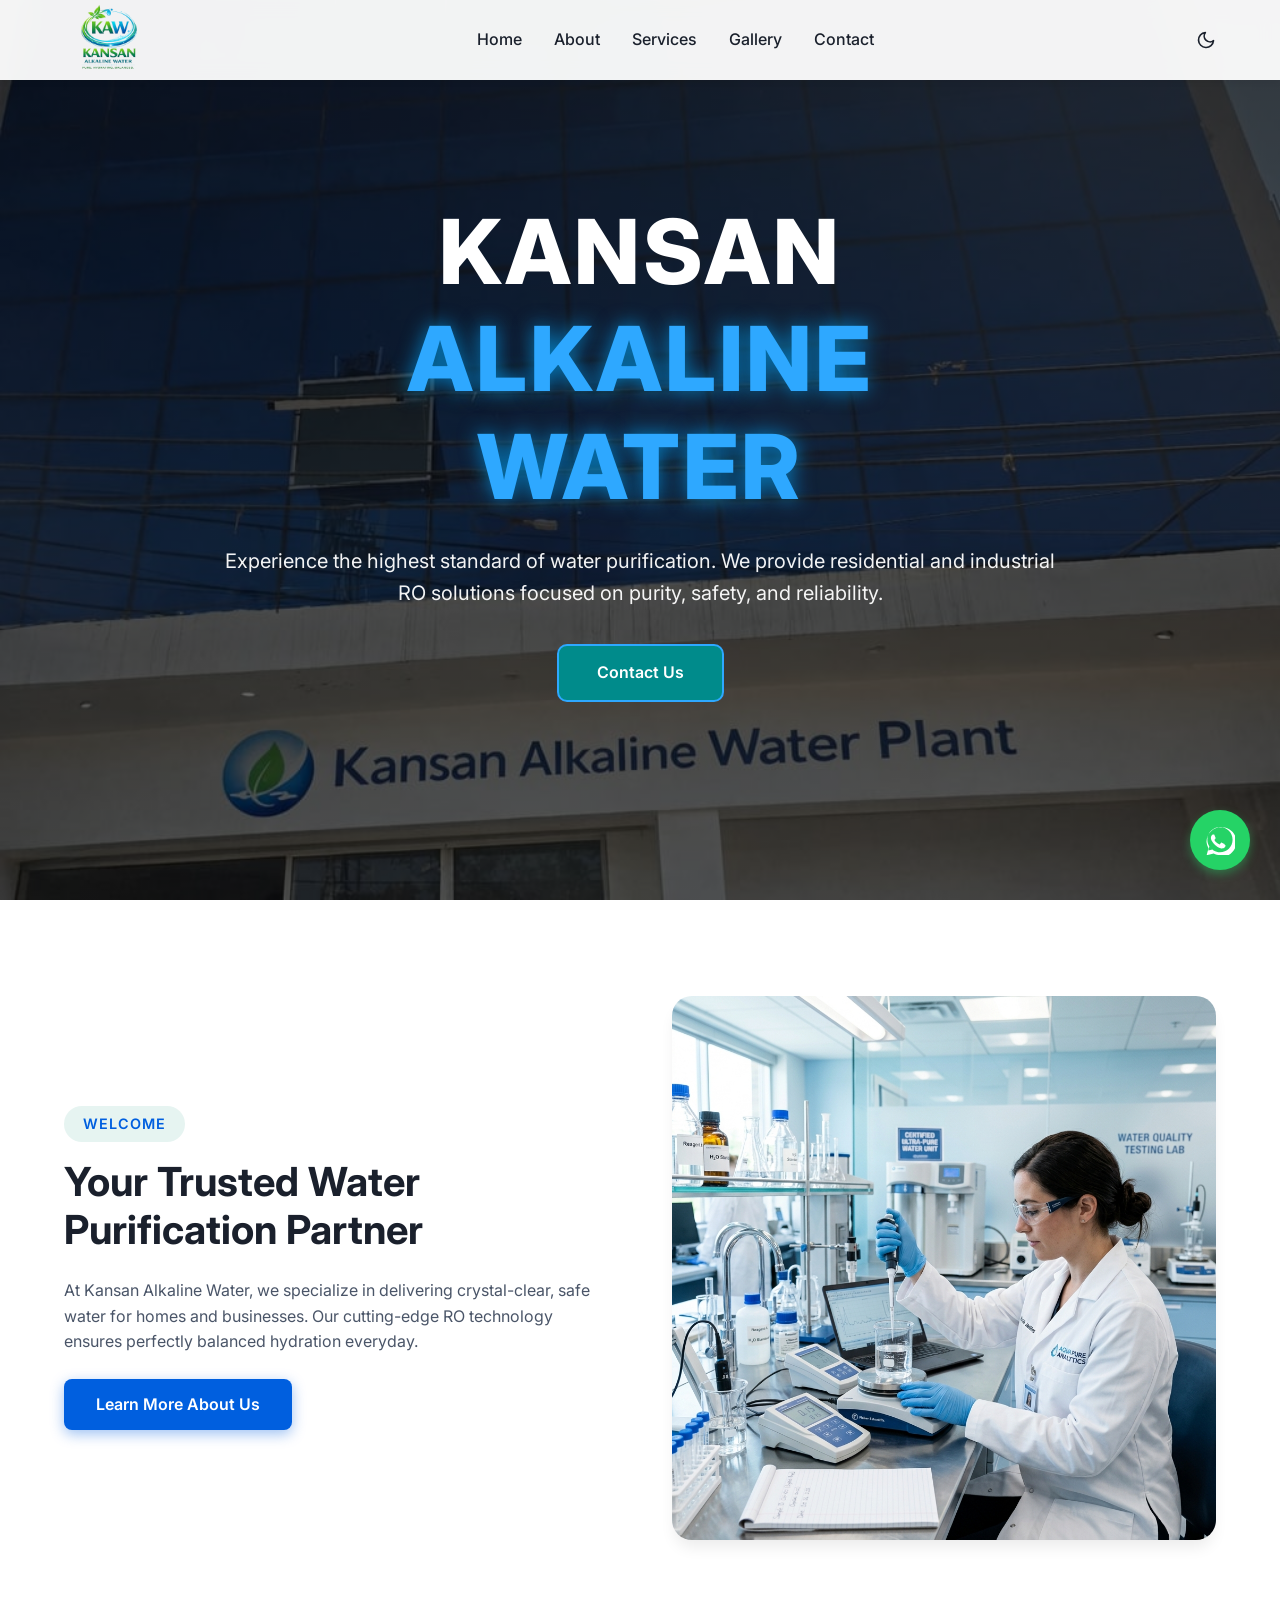
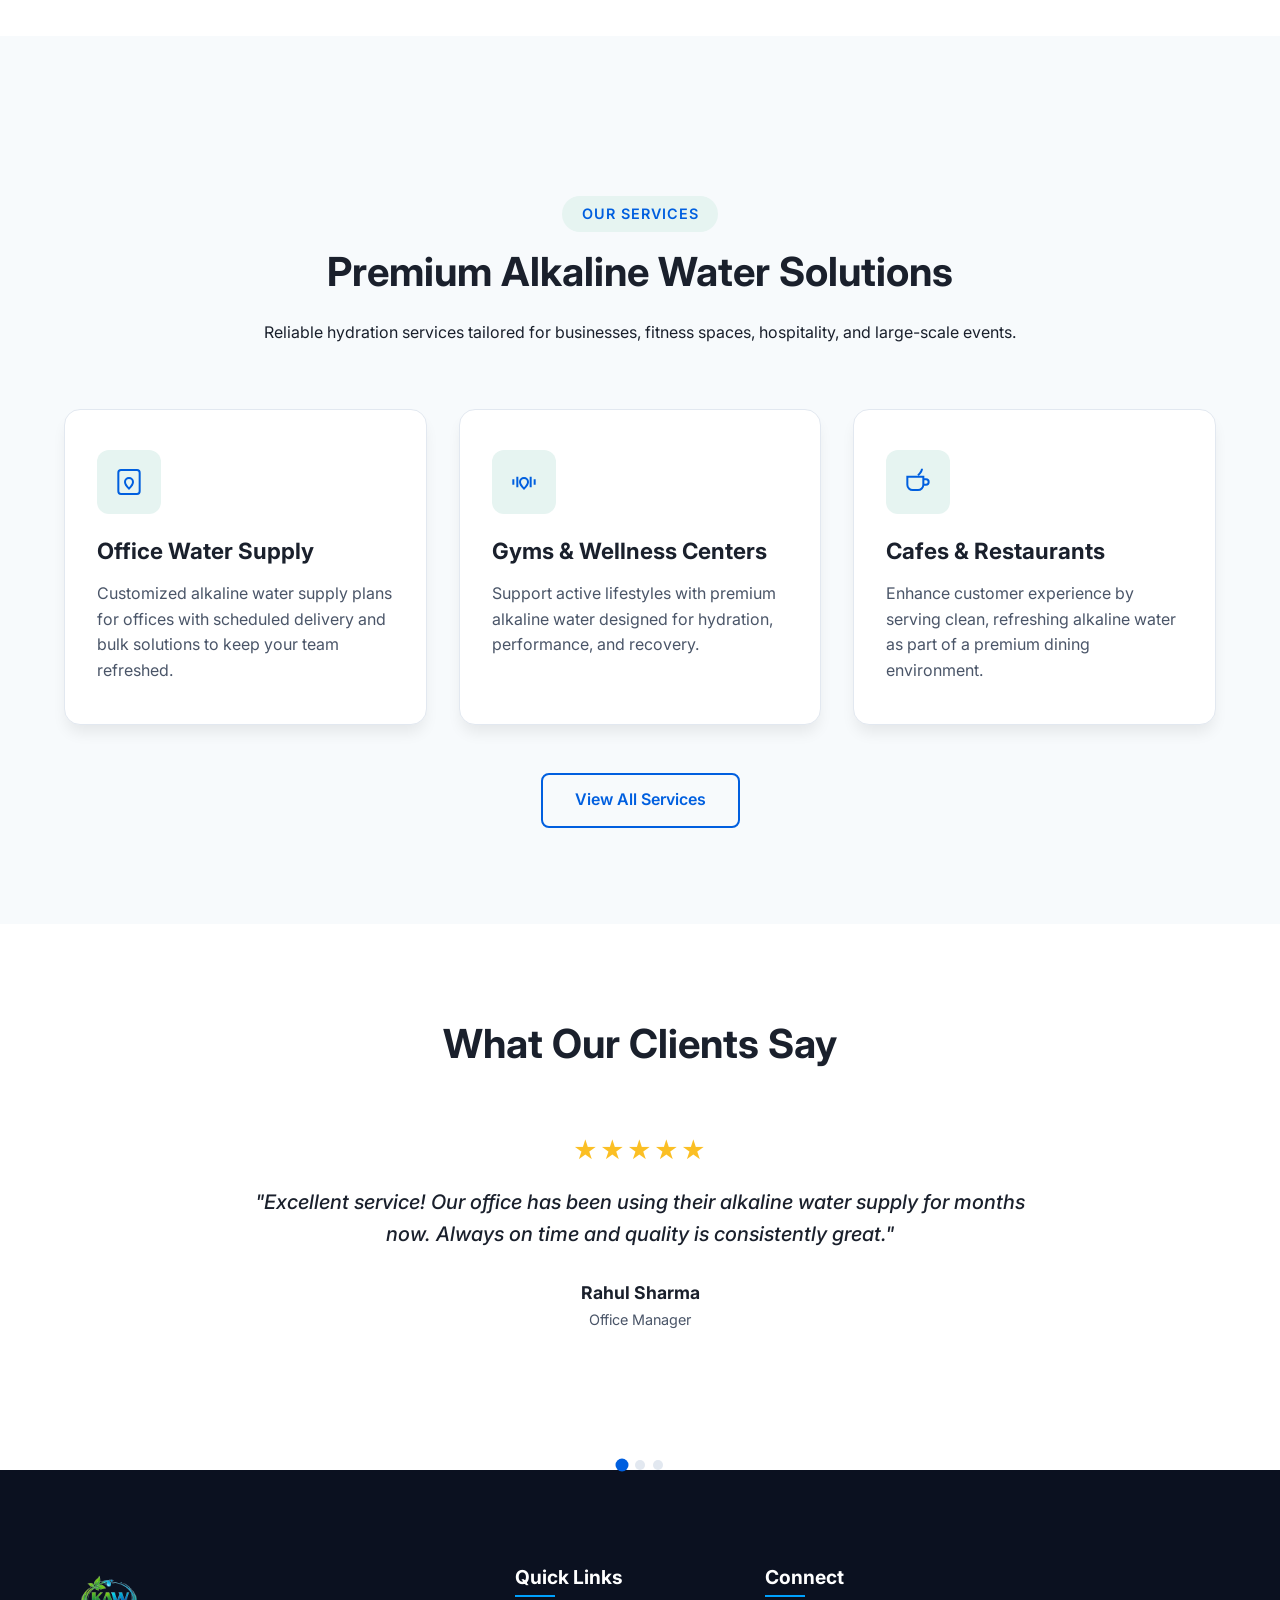
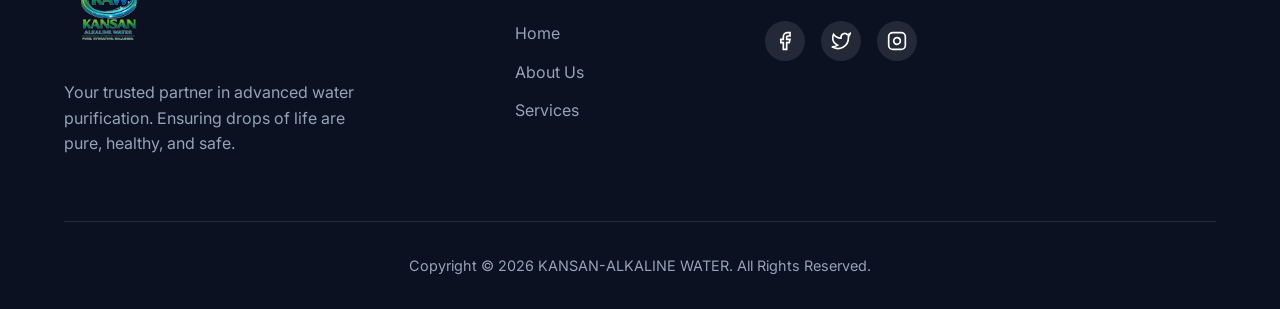
<file: index.html>
<!DOCTYPE html>
<html lang="en">

<head>
    <meta charset="UTF-8">
    <meta name="viewport" content="width=device-width, initial-scale=1.0">
    <link rel="icon" type="image/png" href="images/main_logo.png">
    <title>Kansan Alkaline Water | Pure Water. Healthy Life.</title>
    <meta name="description"
        content="Premium Alkaline Water solutions in Mathura. Professional RO Plant installation, maintenance, and reliable alkaline water supply for homes and businesses.">

    <!-- Canonical Tag -->
    <link rel="canonical" href="https://kansanalkalinewater.com/">

    <!-- Open Graph / Facebook -->
    <meta property="og:type" content="website">
    <meta property="og:url" content="https://kansanalkalinewater.com/">
    <meta property="og:title" content="Kansan Alkaline Water | Pure Water. Healthy Life.">
    <meta property="og:description"
        content="Premium Alkaline Water solutions. Professional RO Plant, maintenance, and reliable supply in Mathura.">
    <meta property="og:image" content="https://kansanalkalinewater.com/images/meta-banner.jpg">

    <!-- Twitter -->
    <meta property="twitter:card" content="summary_large_image">
    <meta property="twitter:url" content="https://kansanalkalinewater.com/">
    <meta property="twitter:title" content="Kansan Alkaline Water | Pure Water. Healthy Life.">
    <meta property="twitter:description"
        content="Premium Alkaline Water solutions. Professional RO Plant, maintenance, and reliable supply in Mathura.">
    <meta property="twitter:image" content="https://kansanalkalinewater.com/images/meta-banner.jpg">

    <!-- Schema.org for Local Business -->
    <script type="application/ld+json">
    {
      "@context": "https://schema.org",
      "@type": "LocalBusiness",
      "name": "Kansan Alkaline Water",
      "image": "https://kansanalkalinewater.com/images/main_logo.png",
      "@id": "https://kansanalkalinewater.com/",
      "url": "https://kansanalkalinewater.com/",
      "telephone": "+91 9760572420",
      "address": {
        "@type": "PostalAddress",
        "streetAddress": "188, Shri Nath Puram Colony, Pali Khera",
        "addressLocality": "Mathura",
        "postalCode": "281001",
        "addressRegion": "UP",
        "addressCountry": "IN"
      },
      "geo": {
        "@type": "GeoCoordinates",
        "latitude": 27.4924,
        "longitude": 77.6737
      },
      "openingHoursSpecification": {
        "@type": "OpeningHoursSpecification",
        "dayOfWeek": [
          "Monday",
          "Tuesday",
          "Wednesday",
          "Thursday",
          "Friday",
          "Saturday",
          "Sunday"
        ],
        "opens": "09:00",
        "closes": "21:00"
      }
    }
    </script>

    <link rel="preconnect" href="https://fonts.googleapis.com">
    <link rel="preconnect" href="https://fonts.gstatic.com" crossorigin>
    <link href="https://fonts.googleapis.com/css2?family=Inter:wght@300;400;500;600;700&display=swap" rel="stylesheet">
    <link rel="stylesheet" href="style.css">
</head>
</head>

<body>

    <!-- Sticky Navbar -->
    <header class="navbar" id="navbar">
        <div class="container nav-container">
            <a href="index.html" class="logo" style="color: rgb(18, 170, 18);">

                <img src="images/main_logo.png" alt="KANSAN-ALKALINE WATER" height="90px" width="90px">
                <!-- KANSAN - <span style="font-size:1rem;color: blue;">ALKALINE WATER</span> -->
            </a>
            <nav class="nav-links">
                <a href="index.html">Home</a>
                <a href="about.html">About</a>
                <a href="services.html">Services</a>
                <a href="gallery.html">Gallery</a>
                <a href="contact.html">Contact</a>
            </nav>
            <div class="header-actions">
                <button class="theme-toggle" aria-label="Toggle Dark Mode">
                    <svg class="moon-icon" xmlns="http://www.w3.org/2000/svg" width="20" height="20" viewBox="0 0 24 24"
                        fill="none" stroke="currentColor" stroke-width="2" stroke-linecap="round"
                        stroke-linejoin="round">
                        <path d="M21 12.79A9 9 0 1 1 11.21 3 7 7 0 0 0 21 12.79z"></path>
                    </svg>
                    <svg class="sun-icon" xmlns="http://www.w3.org/2000/svg" width="20" height="20" viewBox="0 0 24 24"
                        fill="none" stroke="currentColor" stroke-width="2" stroke-linecap="round"
                        stroke-linejoin="round">
                        <circle cx="12" cy="12" r="5"></circle>
                        <line x1="12" y1="1" x2="12" y2="3"></line>
                        <line x1="12" y1="21" x2="12" y2="23"></line>
                        <line x1="4.22" y1="4.22" x2="5.64" y2="5.64"></line>
                        <line x1="18.36" y1="18.36" x2="19.78" y2="19.78"></line>
                        <line x1="1" y1="12" x2="3" y2="12"></line>
                        <line x1="21" y1="12" x2="23" y2="12"></line>
                        <line x1="4.22" y1="19.78" x2="5.64" y2="18.36"></line>
                        <line x1="18.36" y1="5.64" x2="19.78" y2="4.22"></line>
                    </svg>
                </button>
                <div class="hamburger" id="hamburger">
                    <span class="bar"></span>
                    <span class="bar"></span>
                    <span class="bar"></span>
                </div>
            </div>
        </div>
    </header>

    <!-- Mobile Menu Overlay -->
    <div class="mobile-menu" id="mobile-menu">
        <a href="index.html" class="mobile-link">Home</a>
        <a href="about.html" class="mobile-link">About</a>
        <a href="services.html" class="mobile-link">Services</a>
        <a href="gallery.html" class="mobile-link">Gallery</a>
        <a href="contact.html" class="mobile-link">Contact</a>
    </div>

    <main>
        <!-- Hero Section -->
        <section id="home" class="hero">
            <div class="overlay"></div>
            <div class="hero-content">
                <h1>
                    KANSAN
                    <span>ALKALINE</span>
                    <span>WATER</span>
                </h1>
                <p style="color:white;">
                    Experience the highest standard of water purification.
                    We provide residential and industrial RO solutions
                    focused on purity, safety, and reliability.
                </p>
                <a href="contact.html" style="background-color: darkcyan;color: white;" class="btn">Contact Us</a>
            </div>
        </section>

        <!-- Welcome Section -->
        <section class="section about-preview">
            <div class="container container-flex">
                <div class="quality-content reveal-left">
                    <div class="section-badge">Welcome</div>
                    <h2>Your Trusted Water Purification Partner</h2>
                    <p style="color: var(--text-muted); margin-bottom: 1.5rem;">At Kansan Alkaline Water, we specialize
                        in
                        delivering crystal-clear, safe water for homes and businesses. Our cutting-edge RO technology
                        ensures perfectly balanced hydration everyday.</p>
                    <a href="about.html" class="btn btn-primary">Learn More About Us</a>
                </div>
                <div class="quality-image-wrapper reveal-right">
                    <img src="images/water_quality.png" alt="Refreshing glass of crystal-clear alkaline water"
                        class="quality-image" loading="lazy">
                </div>
            </div>
        </section>

        <!-- Key Services Preview -->
        <section id="services" class="section bg-light" style="padding-top: 10rem;">
            <div class="container">
                <div class="section-header reveal-up">
                    <div class="section-badge">Our Services</div>
                    <h2>Premium Alkaline Water Solutions</h2>
                    <p>Reliable hydration services tailored for businesses, fitness spaces, hospitality, and large-scale
                        events.</p>
                </div>
                <div class="services-grid">

                    <!-- Service Card 1 -->
                    <div class="service-card reveal-up">
                        <div class="service-icon">
                            <!-- Office + Water Drop -->
                            <svg viewBox="0 0 24 24" width="32" height="32" stroke="currentColor" stroke-width="1.5"
                                fill="none">
                                <rect x="4" y="3" width="16" height="18" rx="2"></rect>
                                <path d="M12 17c2-2 3-3.5 3-5a3 3 0 0 0-6 0c0 1.5 1 3 3 5z"></path>
                            </svg>
                        </div>
                        <h3>Office Water Supply</h3>
                        <p>Customized alkaline water supply plans for offices with scheduled delivery and bulk solutions
                            to
                            keep your team refreshed.</p>
                    </div>

                    <!-- Service Card 2 -->
                    <div class="service-card reveal-up delay-1">
                        <div class="service-icon">
                            <!-- Dumbbell + Drop -->
                            <svg viewBox="0 0 24 24" width="32" height="32" stroke="currentColor" stroke-width="1.5"
                                fill="none">
                                <path d="M4 10v4M20 10v4M7 8v8M17 8v8"></path>
                                <path d="M12 17c2-2 3-3.5 3-5a3 3 0 0 0-6 0c0 1.5 1 3 3 5z"></path>
                            </svg>
                        </div>
                        <h3>Gyms & Wellness Centers</h3>
                        <p>Support active lifestyles with premium alkaline water designed for hydration, performance,
                            and
                            recovery.</p>
                    </div>

                    <!-- Service Card 3 -->
                    <div class="service-card reveal-up delay-2">
                        <div class="service-icon">
                            <!-- Cafe + Drop -->
                            <svg viewBox="0 0 24 24" width="32" height="32" stroke="currentColor" stroke-width="1.5"
                                fill="none">
                                <path d="M4 8h12v6a4 4 0 0 1-4 4H8a4 4 0 0 1-4-4z"></path>
                                <path d="M16 10h2a2 2 0 0 1 0 4h-2"></path>
                                <path d="M12 7c2-2 3-3.5 3-5"></path>
                            </svg>
                        </div>
                        <h3>Cafes & Restaurants</h3>
                        <p>Enhance customer experience by serving clean, refreshing alkaline water as part of a premium
                            dining environment.</p>
                    </div>

                </div>
            </div>
            <div style="text-align: center; margin-top: 3rem;" class="reveal-up delay-3">
                <a href="services.html" class="btn btn-secondary">View All Services</a>
            </div>
        </section>
        </div>
        </section>

        <!-- Testimonials Section -->
        <section class="section testimonials">
            <div class="container">
                <div class="section-header reveal-up">
                    <h2>What Our Clients Say</h2>
                </div>
                <div class="testimonial-slider-container reveal-up">
                    <div class="testimonial-slider" id="testimonial-slider">

                        <!-- Slide 1 -->
                        <div class="testimonial-slide active">
                            <div class="stars">★★★★★</div>
                            <p class="review-text">"Excellent service! Our office has been using their alkaline water
                                supply
                                for months now. Always on time and quality is consistently great."</p>
                            <h4 class="client-name">Rahul Sharma</h4>
                            <span class="client-role">Office Manager</span>
                        </div>

                        <!-- Slide 2 -->
                        <div class="testimonial-slide">
                            <div class="stars">★★★★★</div>
                            <p class="review-text">"Perfect for our gym members. The water quality really matches our
                                fitness standards and the delivery service is super reliable."</p>
                            <h4 class="client-name">Priya Verma</h4>
                            <span class="client-role">Owner, Fitness Hub</span>
                        </div>

                        <!-- Slide 3 -->
                        <div class="testimonial-slide">
                            <div class="stars">★★★★☆</div>
                            <p class="review-text">"We started offering alkaline water at our cafe and customers love
                                it.
                                Great support and smooth supply for our daily needs."</p>
                            <h4 class="client-name">Amit Gupta</h4>
                            <span class="client-role">Cafe Owner</span>
                        </div>

                        <!-- Slide 4 -->
                        <div class="testimonial-slide">
                            <div class="stars">★★★★★</div>
                            <p class="review-text">"They handled water supply for our corporate event flawlessly. Timely
                                delivery and professional service throughout."</p>
                            <h4 class="client-name">Neha Singh</h4>
                            <span class="client-role">Event Coordinator</span>
                        </div>

                    </div>
                </div>
            </div>
        </section>
        <div class="slider-dots">
            <span class="dot active" data-index="0"></span>
            <span class="dot" data-index="1"></span>
            <span class="dot" data-index="2"></span>
        </div>
        </div>
        </div>
        </section>

    </main>

    <!-- Floating WhatsApp Button -->
    <a href="https://wa.me/15551234567" target="_blank" rel="noopener noreferrer" class="whatsapp-btn"
        aria-label="Chat on WhatsApp">
        <svg viewBox="0 0 24 24" width="30" height="30" fill="white">
            <path
                d="M12.031 24c-1.78-.002-3.52-.45-5.06-1.28l-5.69 1.49 1.52-5.55A11.96 11.96 0 0 1 1.2 13.5C1.196 6.89 6.57 1.51 13.18 1.5c6.61.01 11.98 5.39 11.98 12-.01 6.61-5.38 11.99-11.99 12h-.14zm-5.46-3.8l.35.21c1.51.91 3.25 1.39 5.06 1.4 5.56 0 10.08-4.52 10.08-10.08S17.55 1.65 11.99 1.65 1.91 6.17 1.92 11.73c0 1.77.46 3.5 1.35 5.01l.23.38-.89 3.26 3.36-.88zm8.79-5.18c-.28-.14-1.63-.8-1.88-.9-.25-.09-.43-.14-.62.14-.19.28-.71.9-.87 1.09-.16.18-.32.21-.59.07-.28-.14-1.16-.43-2.21-1.37-.81-.73-1.35-1.63-1.51-1.91-.16-.28-.02-.43.12-.57.13-.13.28-.32.42-.48.14-.16.19-.28.28-.46.09-.19.05-.35-.02-.48-.07-.14-.62-1.5-.85-2.05-.22-.54-.45-.47-.62-.48h-.53c-.19 0-.5.07-.76.35-.26.28-1 1.01-1 2.45 0 1.44 1.03 2.83 1.17 3.01.14.18 2.05 3.25 4.96 4.5.69.3 1.23.48 1.65.61.69.22 1.32.19 1.82.11.56-.08 1.63-.67 1.86-1.31.23-.64.23-1.19.16-1.31-.07-.11-.26-.18-.54-.32z" />
        </svg>
    </a>

    <!-- Footer -->
    <footer class="footer">
        <div class="container">
            <div class="footer-grid">
                <div class="footer-col">
                    <div class="footer-logo">
                        <img src="images/main_logo.png" alt="Kansan Alkaline Water Logo" height="400px" width="200px">

                    </div>
                    <p class="footer-text">Your trusted partner in advanced water purification. Ensuring drops of life
                        are pure, healthy, and safe.</p>
                </div>
                <div class="footer-col">
                    <h4>Quick Links</h4>
                    <ul class="footer-links">
                        <li><a href="index.html">Home</a></li>
                        <li><a href="about.html">About Us</a></li>
                        <li><a href="services.html">Services</a></li>
                    </ul>
                </div>

                <div class="footer-col">
                    <h4>Connect</h4>
                    <div class="social-links">
                        <a href="#" aria-label="Facebook"><svg viewBox="0 0 24 24" width="20" height="20"
                                stroke="currentColor" stroke-width="2" fill="none">
                                <path d="M18 2h-3a5 5 0 0 0-5 5v3H7v4h3v8h4v-8h3l1-4h-4V7a1 1 0 0 1 1-1h3z"></path>
                            </svg></a>
                        <a href="#" aria-label="Twitter"><svg viewBox="0 0 24 24" width="20" height="20"
                                stroke="currentColor" stroke-width="2" fill="none">
                                <path
                                    d="M23 3a10.9 10.9 0 0 1-3.14 1.53 4.48 4.48 0 0 0-7.86 3v1A10.66 10.66 0 0 1 3 4s-4 9 5 13a11.64 11.64 0 0 1-7 2c9 5 20 0 20-11.5a4.5 4.5 0 0 0-.08-.83A7.72 7.72 0 0 0 23 3z">
                                </path>
                            </svg></a>
                        <a href="#" aria-label="Instagram"><svg viewBox="0 0 24 24" width="20" height="20"
                                stroke="currentColor" stroke-width="2" fill="none">
                                <rect x="2" y="2" width="20" height="20" rx="5" ry="5"></rect>
                                <path d="M16 11.37A4 4 0 1 1 12.63 8 4 4 0 0 1 16 11.37z"></path>
                                <line x1="17.5" y1="6.5" x2="17.51" y2="6.5"></line>
                            </svg></a>
                    </div>
                </div>
            </div>
            <div class="footer-bottom">
                <p>Copyright &copy; <span id="current-year"></span> KANSAN-ALKALINE WATER. All Rights Reserved.</p>
            </div>
        </div>
    </footer>
    <script src="script.js"></script>
</body>

</html>
</file>
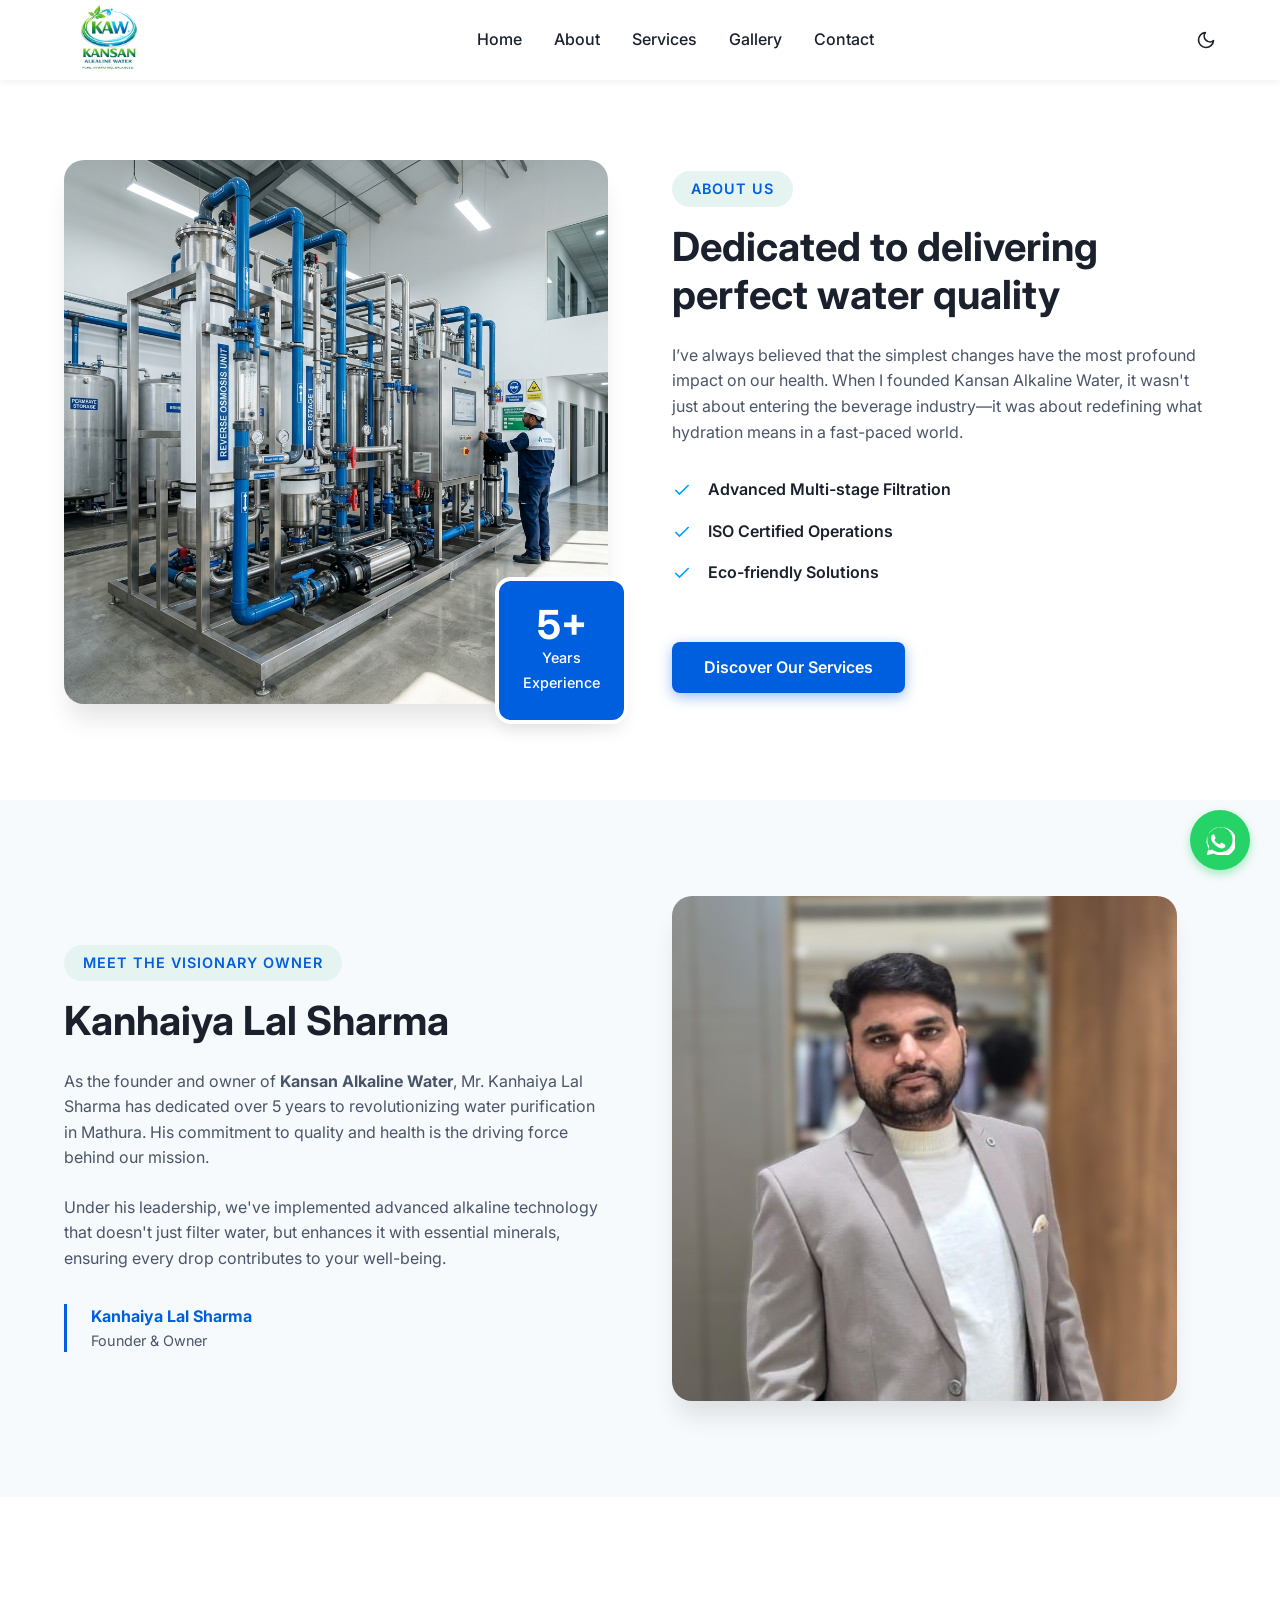
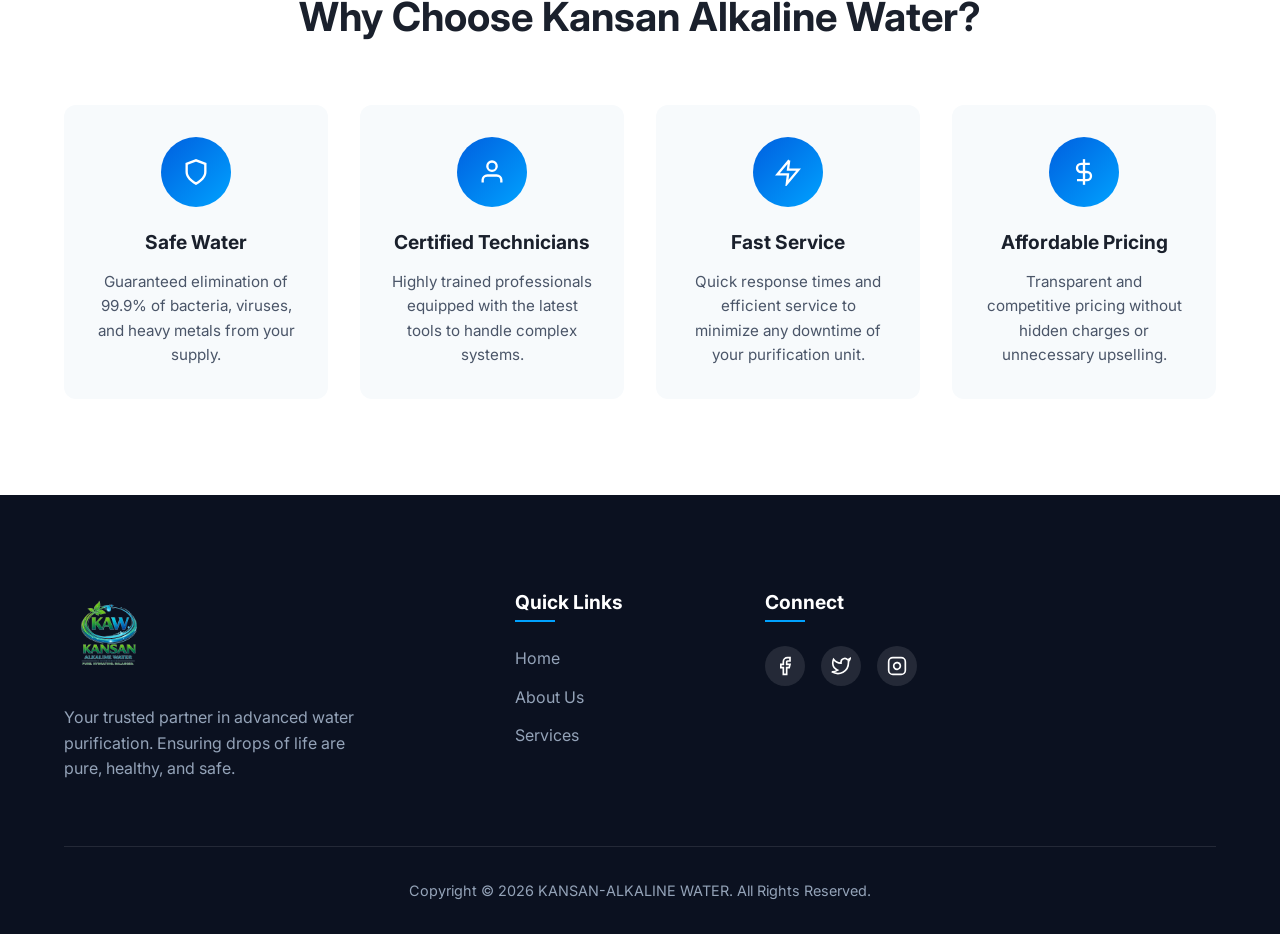
<file: about.html>
<!DOCTYPE html>
<html lang="en">

<head>
    <meta charset="UTF-8">
    <meta name="viewport" content="width=device-width, initial-scale=1.0">
    <link rel="icon" type="image/png" href="images/main_logo.png">
    <title>About Us | Kansan Alkaline Water</title>
    <meta name="description"
        content="Learn about Kansan Alkaline Water and our mission to provide the highest quality water purification solutions in Mathura. Over 5 years of experience in RO technology.">

    <!-- Canonical Tag -->
    <link rel="canonical" href="https://kansanalkalinewater.com/about.html">

    <!-- Open Graph / Facebook -->
    <meta property="og:type" content="website">
    <meta property="og:url" content="https://kansanalkalinewater.com/about.html">
    <meta property="og:title" content="About Us | Kansan Alkaline Water">
    <meta property="og:description"
        content="Dedicated to delivering perfect water quality with advanced RO technology. Learn about our journey and expertise.">
    <meta property="og:image" content="https://kansanalkalinewater.com/images/meta-banner.jpg">

    <!-- Twitter -->
    <meta property="twitter:card" content="summary_large_image">
    <meta property="twitter:url" content="https://kansanalkalinewater.com/about.html">
    <meta property="twitter:title" content="About Us | Kansan Alkaline Water">
    <meta property="twitter:description"
        content="Dedicated to delivering perfect water quality with advanced RO technology. Learn about our journey and expertise.">
    <meta property="twitter:image" content="https://kansanalkalinewater.com/images/meta-banner.jpg">

    <link rel="preconnect" href="https://fonts.googleapis.com">
    <link rel="preconnect" href="https://fonts.gstatic.com" crossorigin>
    <link href="https://fonts.googleapis.com/css2?family=Inter:wght@300;400;500;600;700&display=swap" rel="stylesheet">
    <link rel="stylesheet" href="style.css">
</head>
</head>

<body>

    <!-- Sticky Navbar -->
    <header class="navbar" id="navbar">
        <div class="container nav-container">
            <a href="index.html" class="logo">
                <img src="images/main_logo.png" alt="KANSAN-ALKALINE WATER" height="90px" width="90px">

                <!-- <img src="images/ro_logo.jpeg" alt="Logo" class="nav-logo-img"> -->
            </a>
            <nav class="nav-links">
                <a href="index.html">Home</a>
                <a href="about.html">About</a>
                <a href="services.html">Services</a>
                <a href="gallery.html">Gallery</a>
                <a href="contact.html">Contact</a>
            </nav>
            <div class="header-actions">
                <button class="theme-toggle" aria-label="Toggle Dark Mode">
                    <svg class="moon-icon" xmlns="http://www.w3.org/2000/svg" width="20" height="20" viewBox="0 0 24 24"
                        fill="none" stroke="currentColor" stroke-width="2" stroke-linecap="round"
                        stroke-linejoin="round">
                        <path d="M21 12.79A9 9 0 1 1 11.21 3 7 7 0 0 0 21 12.79z"></path>
                    </svg>
                    <svg class="sun-icon" xmlns="http://www.w3.org/2000/svg" width="20" height="20" viewBox="0 0 24 24"
                        fill="none" stroke="currentColor" stroke-width="2" stroke-linecap="round"
                        stroke-linejoin="round">
                        <circle cx="12" cy="12" r="5"></circle>
                        <line x1="12" y1="1" x2="12" y2="3"></line>
                        <line x1="12" y1="21" x2="12" y2="23"></line>
                        <line x1="4.22" y1="4.22" x2="5.64" y2="5.64"></line>
                        <line x1="18.36" y1="18.36" x2="19.78" y2="19.78"></line>
                        <line x1="1" y1="12" x2="3" y2="12"></line>
                        <line x1="21" y1="12" x2="23" y2="12"></line>
                        <line x1="4.22" y1="19.78" x2="5.64" y2="18.36"></line>
                        <line x1="18.36" y1="5.64" x2="19.78" y2="4.22"></line>
                    </svg>
                </button>
                <div class="hamburger" id="hamburger">
                    <span class="bar"></span>
                    <span class="bar"></span>
                    <span class="bar"></span>
                </div>
            </div>
        </div>
    </header>

    <!-- Mobile Menu Overlay -->
    <div class="mobile-menu" id="mobile-menu">
        <a href="index.html" class="mobile-link">Home</a>
        <a href="about.html" class="mobile-link">About</a>
        <a href="services.html" class="mobile-link">Services</a>
        <a href="gallery.html" class="mobile-link">Gallery</a>
        <a href="contact.html" class="mobile-link">Contact</a>
    </div>

    <main>
        <!-- About Section -->
        <section id="about" class="section about-section" style="padding-top: 10rem;">
            <div class="container about-container">
                <div class="about-image-wrapper reveal-left">
                    <img src="images/about_ro.png" alt="Advanced RO Plant System" class="about-image" loading="lazy">
                    <div class="experience-badge">
                        <span class="exp-number">5+</span>
                        <span class="exp-text">Years<br>Experience</span>
                    </div>
                </div>
                <div class="about-content reveal-right">
                    <div class="section-badge">About Us</div>
                    <h2>Dedicated to delivering perfect water quality</h2>
                    <p>I’ve always believed that the simplest changes have the most profound impact on our health. When
                        I
                        founded Kansan Alkaline Water, it wasn't just about entering the beverage industry—it was about
                        redefining what hydration means in a fast-paced world.</p>
                    <ul class="feature-list">
                        <li><svg viewBox="0 0 24 24" width="20" height="20" stroke="currentColor" stroke-width="2"
                                fill="none">
                                <polyline points="20 6 9 17 4 12"></polyline>
                            </svg> Advanced Multi-stage Filtration</li>
                        <li><svg viewBox="0 0 24 24" width="20" height="20" stroke="currentColor" stroke-width="2"
                                fill="none">
                                <polyline points="20 6 9 17 4 12"></polyline>
                            </svg> ISO Certified Operations</li>
                        <li><svg viewBox="0 0 24 24" width="20" height="20" stroke="currentColor" stroke-width="2"
                                fill="none">
                                <polyline points="20 6 9 17 4 12"></polyline>
                            </svg> Eco-friendly Solutions</li>
                    </ul>
                    <a href="services.html" class="btn btn-primary mt-4">Discover Our Services</a>
                </div>
            </div>
        </section>

        <!-- RO Plant Owner Section -->
        <section id="owner" class="section owner-section bg-light">
            <div class="container about-container">
                <div class="about-content reveal-left">
                    <div class="section-badge">Meet the Visionary Owner</div>
                    <h2>Kanhaiya Lal Sharma</h2>
                    <p>As the founder and owner of <strong>Kansan Alkaline Water</strong>, Mr. Kanhaiya Lal Sharma has
                        dedicated over 5 years to revolutionizing water purification in Mathura. His commitment to
                        quality and health is the driving force behind our mission.</p>
                    <p>Under his leadership, we've implemented advanced alkaline technology that doesn't just filter
                        water, but enhances it with essential minerals, ensuring every drop contributes to your
                        well-being.</p>
                    <div class="owner-signature mt-4">
                        <p style="font-weight: 700; color: var(--primary-color);">Kanhaiya Lal Sharma</p>
                        <p style="font-size: 0.9rem; color: var(--text-muted);">Founder & Owner</p>
                    </div>
                </div>
                <div class="about-image-wrapper reveal-right">
                    <img src="images/plant_owner_image.jpeg" alt="Mr. Kanhaiya Lal Sharma - RO Plant Owner"
                        class="about-image" loading="lazy">
                </div>
            </div>
        </section>

        <!-- Why Choose Us Section -->
        <section class="section why-choose-us">
            <div class="container">
                <div class="section-header center reveal-up">
                    <h2>Why Choose Kansan Alkaline Water?</h2>
                </div>
                <div class="features-grid">
                    <div class="feature-item reveal-up">
                        <div class="feature-icon"><svg viewBox="0 0 24 24" width="28" height="28" stroke="currentColor"
                                stroke-width="2" fill="none">
                                <path d="M12 22s8-4 8-10V5l-8-3-8 3v7c0 6 8 10 8 10z"></path>
                            </svg></div>
                        <h4>Safe Water</h4>
                        <p>Guaranteed elimination of 99.9% of bacteria, viruses, and heavy metals from your supply.</p>
                    </div>
                    <div class="feature-item reveal-up delay-1">
                        <div class="feature-icon"><svg viewBox="0 0 24 24" width="28" height="28" stroke="currentColor"
                                stroke-width="2" fill="none">
                                <path d="M20 21v-2a4 4 0 0 0-4-4H8a4 4 0 0 0-4 4v2"></path>
                                <circle cx="12" cy="7" r="4"></circle>
                            </svg></div>
                        <h4>Certified Technicians</h4>
                        <p>Highly trained professionals equipped with the latest tools to handle complex systems.</p>
                    </div>
                    <div class="feature-item reveal-up delay-2">
                        <div class="feature-icon"><svg viewBox="0 0 24 24" width="28" height="28" stroke="currentColor"
                                stroke-width="2" fill="none">
                                <polyline points="13 2 3 14 12 14 11 22 21 10 12 10 13 2"></polyline>
                            </svg></div>
                        <h4>Fast Service</h4>
                        <p>Quick response times and efficient service to minimize any downtime of your purification
                            unit.
                        </p>
                    </div>
                    <div class="feature-item reveal-up delay-3">
                        <div class="feature-icon"><svg viewBox="0 0 24 24" width="28" height="28" stroke="currentColor"
                                stroke-width="2" fill="none">
                                <line x1="12" y1="1" x2="12" y2="23"></line>
                                <path d="M17 5H9.5a3.5 3.5 0 0 0 0 7h5a3.5 3.5 0 0 1 0 7H6"></path>
                            </svg></div>
                        <h4>Affordable Pricing</h4>
                        <p>Transparent and competitive pricing without hidden charges or unnecessary upselling.</p>
                    </div>
                </div>
            </div>
        </section>

    </main>

    <!-- Floating WhatsApp Button -->
    <a href="https://wa.me/9760572420" target="_blank" rel="noopener noreferrer" class="whatsapp-btn"
        aria-label="Chat on WhatsApp">
        <svg viewBox="0 0 24 24" width="30" height="30" fill="white">
            <path
                d="M12.031 24c-1.78-.002-3.52-.45-5.06-1.28l-5.69 1.49 1.52-5.55A11.96 11.96 0 0 1 1.2 13.5C1.196 6.89 6.57 1.51 13.18 1.5c6.61.01 11.98 5.39 11.98 12-.01 6.61-5.38 11.99-11.99 12h-.14zm-5.46-3.8l.35.21c1.51.91 3.25 1.39 5.06 1.4 5.56 0 10.08-4.52 10.08-10.08S17.55 1.65 11.99 1.65 1.91 6.17 1.92 11.73c0 1.77.46 3.5 1.35 5.01l.23.38-.89 3.26 3.36-.88zm8.79-5.18c-.28-.14-1.63-.8-1.88-.9-.25-.09-.43-.14-.62.14-.19.28-.71.9-.87 1.09-.16.18-.32.21-.59.07-.28-.14-1.16-.43-2.21-1.37-.81-.73-1.35-1.63-1.51-1.91-.16-.28-.02-.43.12-.57.13-.13.28-.32.42-.48.14-.16.19-.28.28-.46.09-.19.05-.35-.02-.48-.07-.14-.62-1.5-.85-2.05-.22-.54-.45-.47-.62-.48h-.53c-.19 0-.5.07-.76.35-.26.28-1 1.01-1 2.45 0 1.44 1.03 2.83 1.17 3.01.14.18 2.05 3.25 4.96 4.5.69.3 1.23.48 1.65.61.69.22 1.32.19 1.82.11.56-.08 1.63-.67 1.86-1.31.23-.64.23-1.19.16-1.31-.07-.11-.26-.18-.54-.32z" />
        </svg>
    </a>

    <!-- Footer -->
    <footer class="footer">
        <div class="container">
            <div class="footer-grid">
                <div class="footer-col">
                    <div class="footer-logo">
                        <img src="images/main_logo.png" alt="Logo" class="nav-logo-img">
                    </div>
                    <p class="footer-text">Your trusted partner in advanced water purification. Ensuring drops of life
                        are pure, healthy, and safe.</p>
                </div>
                <div class="footer-col">
                    <h4>Quick Links</h4>
                    <ul class="footer-links">
                        <li><a href="index.html">Home</a></li>
                        <li><a href="about.html">About Us</a></li>
                        <li><a href="services.html">Services</a></li>
                    </ul>
                </div>

                <div class="footer-col">
                    <h4>Connect</h4>
                    <div class="social-links">
                        <a href="#" aria-label="Facebook"><svg viewBox="0 0 24 24" width="20" height="20"
                                stroke="currentColor" stroke-width="2" fill="none">
                                <path d="M18 2h-3a5 5 0 0 0-5 5v3H7v4h3v8h4v-8h3l1-4h-4V7a1 1 0 0 1 1-1h3z"></path>
                            </svg></a>
                        <a href="#" aria-label="Twitter"><svg viewBox="0 0 24 24" width="20" height="20"
                                stroke="currentColor" stroke-width="2" fill="none">
                                <path
                                    d="M23 3a10.9 10.9 0 0 1-3.14 1.53 4.48 4.48 0 0 0-7.86 3v1A10.66 10.66 0 0 1 3 4s-4 9 5 13a11.64 11.64 0 0 1-7 2c9 5 20 0 20-11.5a4.5 4.5 0 0 0-.08-.83A7.72 7.72 0 0 0 23 3z">
                                </path>
                            </svg></a>
                        <a href="#" aria-label="Instagram"><svg viewBox="0 0 24 24" width="20" height="20"
                                stroke="currentColor" stroke-width="2" fill="none">
                                <rect x="2" y="2" width="20" height="20" rx="5" ry="5"></rect>
                                <path d="M16 11.37A4 4 0 1 1 12.63 8 4 4 0 0 1 16 11.37z"></path>
                                <line x1="17.5" y1="6.5" x2="17.51" y2="6.5"></line>
                            </svg></a>
                    </div>
                </div>
            </div>
            <div class="footer-bottom">
                <p>Copyright &copy; <span id="current-year"></span> KANSAN-ALKALINE WATER. All Rights Reserved.</p>
            </div>
        </div>
    </footer>

    <script src="script.js"></script>
</body>

</html>
</file>
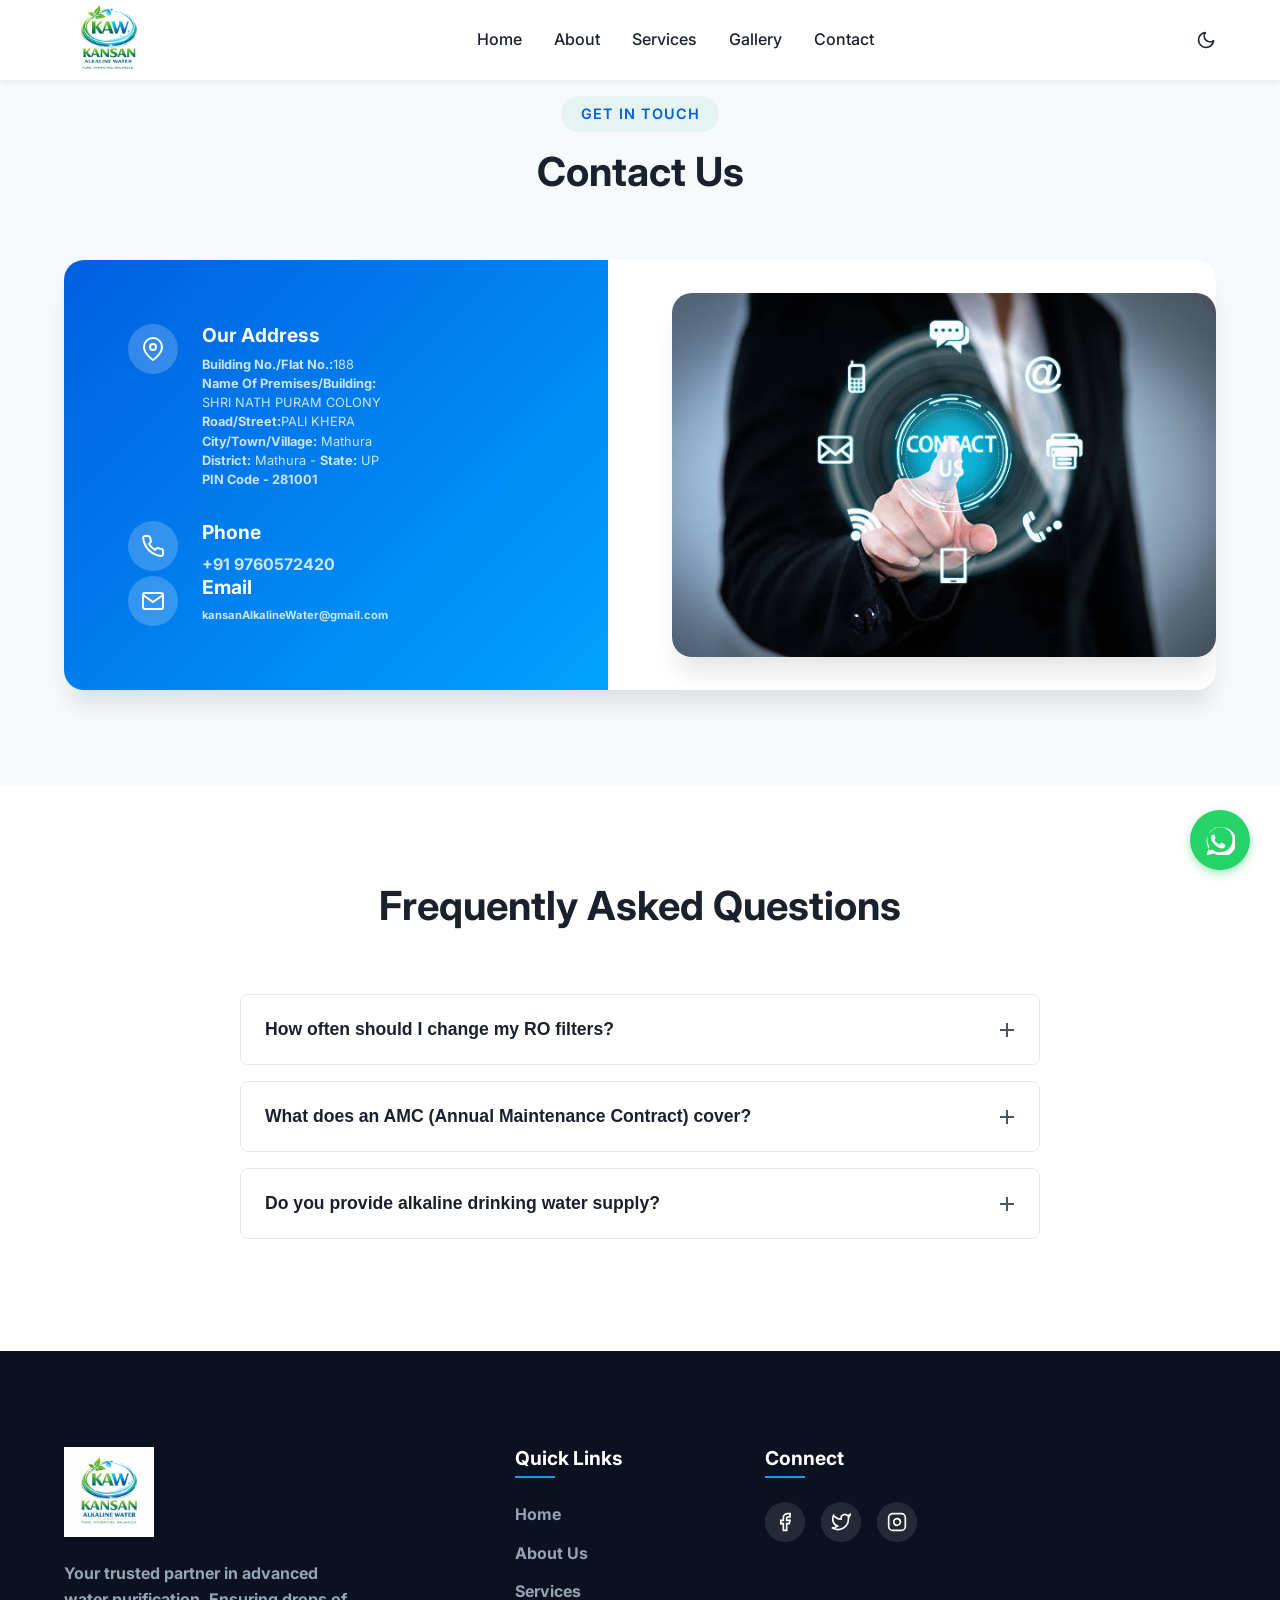
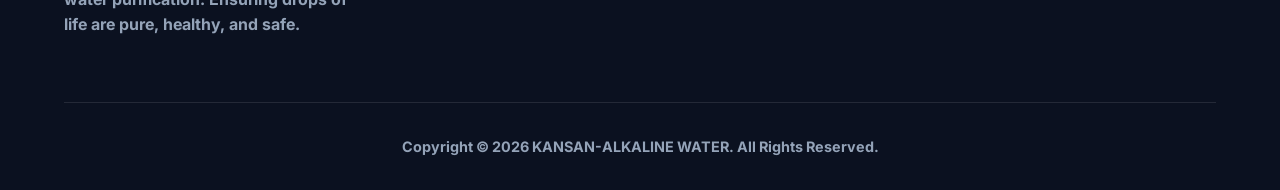
<file: contact.html>
<!DOCTYPE html>
<html lang="en">

<head>
    <meta charset="UTF-8">
    <meta name="viewport" content="width=device-width, initial-scale=1.0">
    <link rel="icon" type="image/png" href="images/main_logo.png">
    <title>Contact Us | Kansan Alkaline Water</title>
    <meta name="description"
        content="Get in touch with Kansan Alkaline Water for any RO plant installation, service, or alkaline water supply inquiries in Mathura. We are here to help you.">

    <!-- Canonical Tag -->
    <link rel="canonical" href="https://kansanalkalinewater.com/contact.html">

    <!-- Open Graph / Facebook -->
    <meta property="og:type" content="website">
    <meta property="og:url" content="https://kansanalkalinewater.com/contact.html">
    <meta property="og:title" content="Contact Us | Kansan Alkaline Water">
    <meta property="og:description"
        content="Reach out to us for pure, healthy water solutions and professional RO services.">
    <meta property="og:image" content="https://kansanalkalinewater.com/images/meta-banner.jpg">

    <!-- Twitter -->
    <meta property="twitter:card" content="summary_large_image">
    <meta property="twitter:url" content="https://kansanalkalinewater.com/contact.html">
    <meta property="twitter:title" content="Contact Us | Kansan Alkaline Water">
    <meta property="twitter:description"
        content="Reach out to us for pure, healthy water solutions and professional RO services.">
    <meta property="twitter:image" content="https://kansanalkalinewater.com/images/meta-banner.jpg">

    <link rel="preconnect" href="https://fonts.googleapis.com">
    <link rel="preconnect" href="https://fonts.gstatic.com" crossorigin>
    <link href="https://fonts.googleapis.com/css2?family=Inter:wght@300;400;500;600;700&display=swap" rel="stylesheet">
    <link rel="stylesheet" href="style.css">
</head>
</head>

<body>

    <!-- Sticky Navbar -->
    <header class="navbar" id="navbar">
        <div class="container nav-container">
            <a href="index.html" class="logo">
                <img src="images/main_logo.png" alt="KANSAN-ALKALINE WATER" height="90px" width="90px">

                <!-- <img src="images/ro_logo.jpeg" alt="Logo" class="nav-logo-img"> -->
            </a>
            <nav class="nav-links">
                <a href="index.html">Home</a>
                <a href="about.html">About</a>
                <a href="services.html">Services</a>
                <a href="gallery.html">Gallery</a>
                <a href="contact.html">Contact</a>
            </nav>
            <div class="header-actions">
                <button class="theme-toggle" aria-label="Toggle Dark Mode">
                    <svg class="moon-icon" xmlns="http://www.w3.org/2000/svg" width="20" height="20" viewBox="0 0 24 24"
                        fill="none" stroke="currentColor" stroke-width="2" stroke-linecap="round"
                        stroke-linejoin="round">
                        <path d="M21 12.79A9 9 0 1 1 11.21 3 7 7 0 0 0 21 12.79z"></path>
                    </svg>
                    <svg class="sun-icon" xmlns="http://www.w3.org/2000/svg" width="20" height="20" viewBox="0 0 24 24"
                        fill="none" stroke="currentColor" stroke-width="2" stroke-linecap="round"
                        stroke-linejoin="round">
                        <circle cx="12" cy="12" r="5"></circle>
                        <line x1="12" y1="1" x2="12" y2="3"></line>
                        <line x1="12" y1="21" x2="12" y2="23"></line>
                        <line x1="4.22" y1="4.22" x2="5.64" y2="5.64"></line>
                        <line x1="18.36" y1="18.36" x2="19.78" y2="19.78"></line>
                        <line x1="1" y1="12" x2="3" y2="12"></line>
                        <line x1="21" y1="12" x2="23" y2="12"></line>
                        <line x1="4.22" y1="19.78" x2="5.64" y2="18.36"></line>
                        <line x1="18.36" y1="5.64" x2="19.78" y2="4.22"></line>
                    </svg>
                </button>
                <div class="hamburger" id="hamburger">
                    <span class="bar"></span>
                    <span class="bar"></span>
                    <span class="bar"></span>
                </div>
            </div>
        </div>
    </header>

    <!-- Mobile Menu Overlay -->
    <div class="mobile-menu" id="mobile-menu">
        <a href="index.html" class="mobile-link">Home</a>
        <a href="about.html" class="mobile-link">About</a>
        <a href="services.html" class="mobile-link">Services</a>
        <a href="gallery.html" class="mobile-link">Gallery</a>
        <a href="contact.html" class="mobile-link">Contact</a>
    </div>

    <main>
        <!-- Contact & Map Section -->
        <section id="contact" class="section contact-section bg-light">
            <div class="container">
                <div class="section-header reveal-up">
                    <div class="section-badge">Get In Touch</div>
                    <h2>Contact Us</h2>
                </div>
                <div class="contact-grid">
                    <div class="contact-info reveal-left">
                        <div class="info-item">
                            <div class="info-icon"><svg viewBox="0 0 24 24" width="24" height="24" stroke="currentColor"
                                    stroke-width="2" fill="none">
                                    <path d="M21 10c0 7-9 13-9 13s-9-6-9-13a9 9 0 0 1 18 0z"></path>
                                    <circle cx="12" cy="10" r="3"></circle>
                                </svg></div>
                            <div>
                                <h4>Our Address</h4>
                                <p style="font-size: .8rem;">
                                    <b>Building No./Flat No.:</b>188<br>
                                    <b>Name Of Premises/Building:</b><br> SHRI NATH PURAM COLONY
                                    <br><b>Road/Street:</b>PALI KHERA
                                    <br><b>City/Town/Village:</b> Mathura
                                    <br><b>District:</b> Mathura - <b>State:</b> UP
                                    <br><b>PIN Code - 281001
                                </p>
                            </div>
                        </div>
                        <div class="info-item">
                            <div class="info-icon"><svg viewBox="0 0 24 24" width="24" height="24" stroke="currentColor"
                                    stroke-width="2" fill="none">
                                    <path
                                        d="M22 16.92v3a2 2 0 0 1-2.18 2 19.79 19.79 0 0 1-8.63-3.07 19.5 19.5 0 0 1-6-6 19.79 19.79 0 0 1-3.07-8.67A2 2 0 0 1 4.11 2h3a2 2 0 0 1 2 1.72 12.84 12.84 0 0 0 .7 2.81 2 2 0 0 1-.45 2.11L8.09 9.91a16 16 0 0 0 6 6l1.27-1.27a2 2 0 0 1 2.11-.45 12.84 12.84 0 0 0 2.81.7A2 2 0 0 1 22 16.92z">
                                    </path>
                                </svg></div>
                            <div>
                                <h4>Phone</h4>
                                <p>+91 9760572420</p>
                            </div>
                        </div>
                        <div class="info-item">
                            <div class="info-icon"><svg viewBox="0 0 24 24" width="24" height="24" stroke="currentColor"
                                    stroke-width="2" fill="none">
                                    <path
                                        d="M4 4h16c1.1 0 2 .9 2 2v12c0 1.1-.9 2-2 2H4c-1.1 0-2-.9-2-2V6c0-1.1.9-2 2-2z">
                                    </path>
                                    <polyline points="22,6 12,13 2,6"></polyline>
                                </svg></div>
                            <div>
                                <h4>Email</h4>
                                <p style="font-size: .7rem;">kansanAlkalineWater@gmail.com</p>
                            </div>
                        </div>
                    </div>
                    <!-- Contact Image -->
                    <div class="contact-image-wrapper reveal-right">
                        <img src="images/contact.jpg" alt="Contact Customer Service" class="contact-image"
                            loading="lazy">
                    </div>
                </div>
            </div>
        </section>

        <!-- FAQ Section -->
        <section class="section faq-section">
            <div class="container">
                <div class="section-header reveal-up">
                    <h2>Frequently Asked Questions</h2>
                </div>
                <div class="faq-container reveal-up">
                    <div class="faq-item">
                        <button class="faq-question">How often should I change my RO filters? <span
                                class="arrow"></span></button>
                        <div class="faq-answer">
                            <p>Generally, pre-filters should be replaced every 6 months, while the RO membrane typically
                                lasts 2 years, depending on the TDS levels of your input water.</p>
                        </div>
                    </div>
                    <div class="faq-item">
                        <button class="faq-question">What does an AMC (Annual Maintenance Contract) cover? <span
                                class="arrow"></span></button>
                        <div class="faq-answer">
                            <p>Our AMC covers regular cleaning, replacement of basic filters 2 times a year, labor
                                charges
                                for any visits, and emergency breakdown support.</p>
                        </div>
                    </div>
                    <div class="faq-item">
                        <button class="faq-question">
                            Do you provide alkaline drinking water supply?
                            <span class="arrow"></span>
                        </button>
                        <div class="faq-answer">
                            <p>
                                Yes. We supply high-quality alkaline drinking water for homes, offices, and commercial
                                needs.
                                Our water is processed to maintain optimal pH levels and essential minerals, ensuring
                                safe,
                                healthy, and reliable daily consumption with flexible delivery options.
                            </p>
                        </div>
                    </div>
                </div>
            </div>
        </section>

    </main>

    <!-- Floating WhatsApp Button -->
    <a href="https://wa.me/9760572420" target="_blank" rel="noopener noreferrer" class="whatsapp-btn"
        aria-label="Chat on WhatsApp">
        <svg viewBox="0 0 24 24" width="30" height="30" fill="white">
            <path
                d="M12.031 24c-1.78-.002-3.52-.45-5.06-1.28l-5.69 1.49 1.52-5.55A11.96 11.96 0 0 1 1.2 13.5C1.196 6.89 6.57 1.51 13.18 1.5c6.61.01 11.98 5.39 11.98 12-.01 6.61-5.38 11.99-11.99 12h-.14zm-5.46-3.8l.35.21c1.51.91 3.25 1.39 5.06 1.4 5.56 0 10.08-4.52 10.08-10.08S17.55 1.65 11.99 1.65 1.91 6.17 1.92 11.73c0 1.77.46 3.5 1.35 5.01l.23.38-.89 3.26 3.36-.88zm8.79-5.18c-.28-.14-1.63-.8-1.88-.9-.25-.09-.43-.14-.62.14-.19.28-.71.9-.87 1.09-.16.18-.32.21-.59.07-.28-.14-1.16-.43-2.21-1.37-.81-.73-1.35-1.63-1.51-1.91-.16-.28-.02-.43.12-.57.13-.13.28-.32.42-.48.14-.16.19-.28.28-.46.09-.19.05-.35-.02-.48-.07-.14-.62-1.5-.85-2.05-.22-.54-.45-.47-.62-.48h-.53c-.19 0-.5.07-.76.35-.26.28-1 1.01-1 2.45 0 1.44 1.03 2.83 1.17 3.01.14.18 2.05 3.25 4.96 4.5.69.3 1.23.48 1.65.61.69.22 1.32.19 1.82.11.56-.08 1.63-.67 1.86-1.31.23-.64.23-1.19.16-1.31-.07-.11-.26-.18-.54-.32z" />
        </svg>
    </a>

    <!-- Footer -->
    <footer class="footer">
        <div class="container">
            <div class="footer-grid">
                <div class="footer-col">
                    <div class="footer-logo">
                        <img src="images/ro_logo.jpeg" alt="Logo" class="nav-logo-img">
                    </div>
                    <p class="footer-text">Your trusted partner in advanced water purification. Ensuring drops of life
                        are pure, healthy, and safe.</p>
                </div>
                <div class="footer-col">
                    <h4>Quick Links</h4>
                    <ul class="footer-links">
                        <li><a href="index.html">Home</a></li>
                        <li><a href="about.html">About Us</a></li>
                        <li><a href="services.html">Services</a></li>
                    </ul>
                </div>

                <div class="footer-col">
                    <h4>Connect</h4>
                    <div class="social-links">
                        <a href="#" aria-label="Facebook"><svg viewBox="0 0 24 24" width="20" height="20"
                                stroke="currentColor" stroke-width="2" fill="none">
                                <path d="M18 2h-3a5 5 0 0 0-5 5v3H7v4h3v8h4v-8h3l1-4h-4V7a1 1 0 0 1 1-1h3z"></path>
                            </svg></a>
                        <a href="#" aria-label="Twitter"><svg viewBox="0 0 24 24" width="20" height="20"
                                stroke="currentColor" stroke-width="2" fill="none">
                                <path
                                    d="M23 3a10.9 10.9 0 0 1-3.14 1.53 4.48 4.48 0 0 0-7.86 3v1A10.66 10.66 0 0 1 3 4s-4 9 5 13a11.64 11.64 0 0 1-7 2c9 5 20 0 20-11.5a4.5 4.5 0 0 0-.08-.83A7.72 7.72 0 0 0 23 3z">
                                </path>
                            </svg></a>
                        <a href="#" aria-label="Instagram"><svg viewBox="0 0 24 24" width="20" height="20"
                                stroke="currentColor" stroke-width="2" fill="none">
                                <rect x="2" y="2" width="20" height="20" rx="5" ry="5"></rect>
                                <path d="M16 11.37A4 4 0 1 1 12.63 8 4 4 0 0 1 16 11.37z"></path>
                                <line x1="17.5" y1="6.5" x2="17.51" y2="6.5"></line>
                            </svg></a>
                    </div>
                </div>
            </div>
            <div class="footer-bottom">
                <p>Copyright &copy; <span id="current-year"></span> KANSAN-ALKALINE WATER. All Rights Reserved.</p>
            </div>
        </div>
    </footer>

    <script src="script.js"></script>
</body>

</html>
</file>
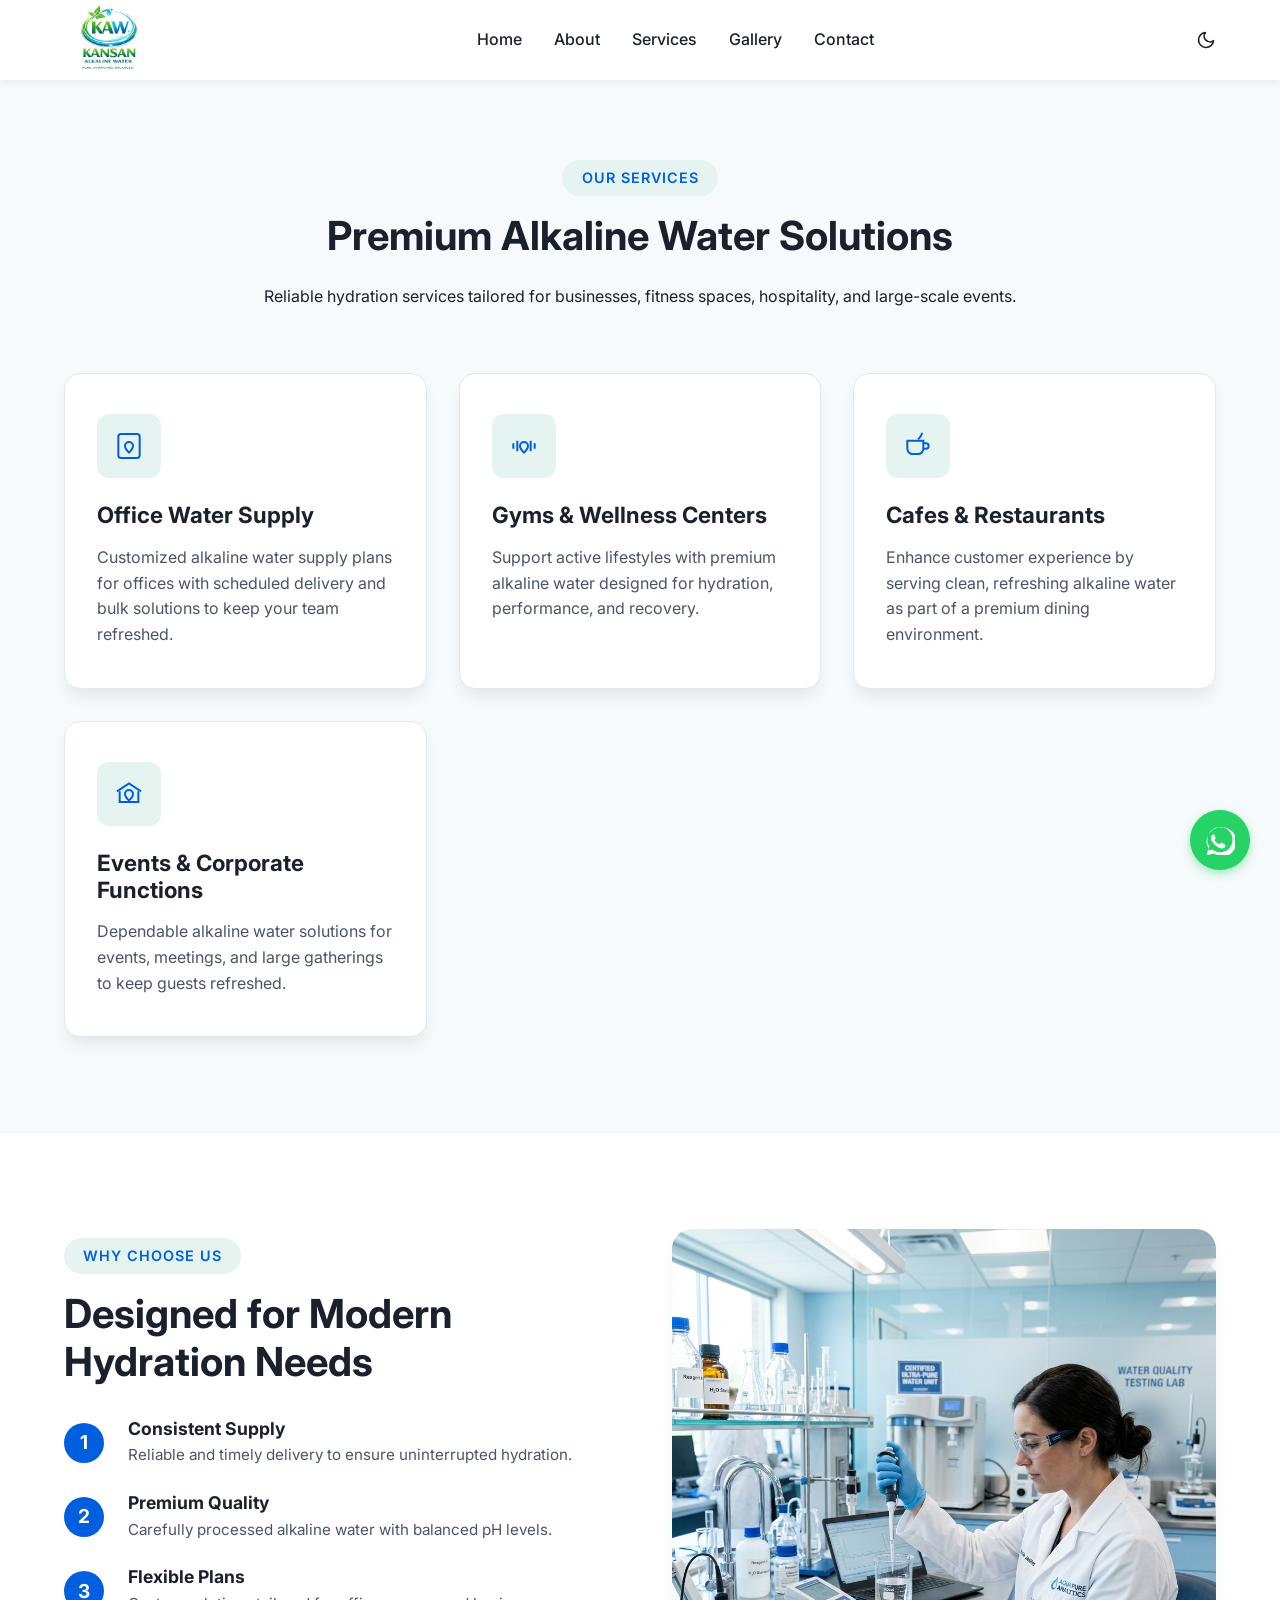
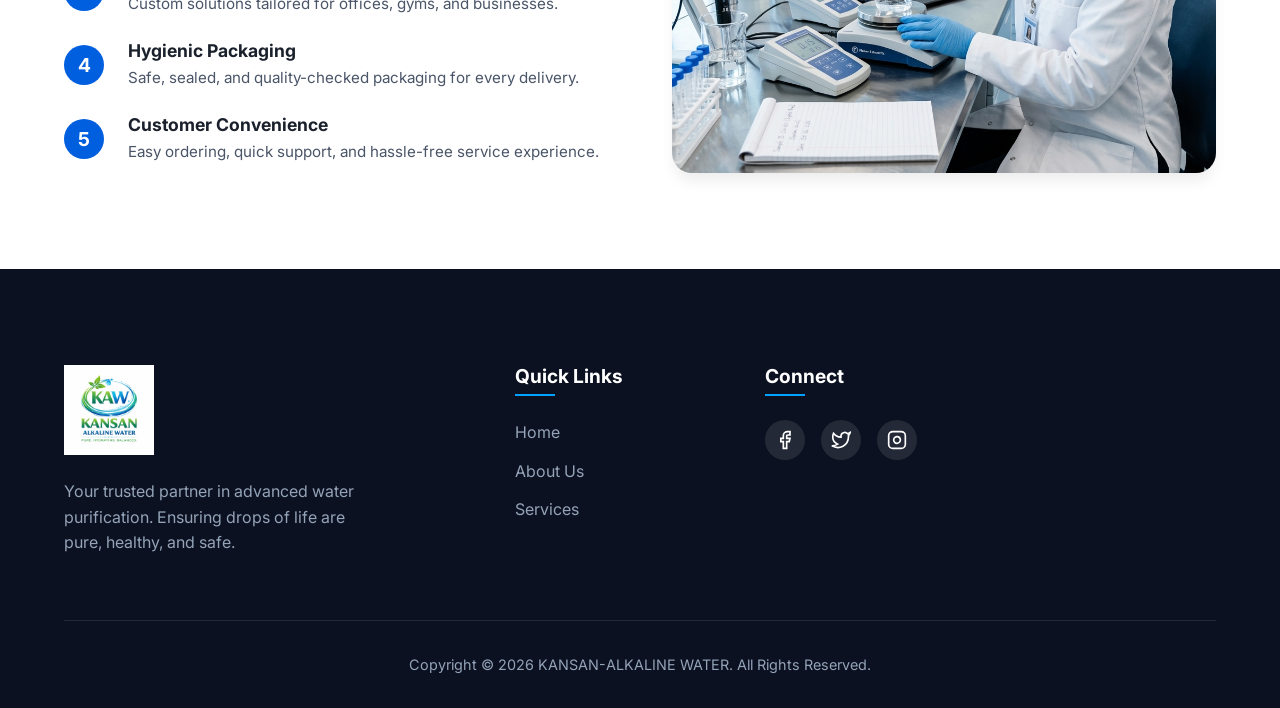
<file: services.html>
<!DOCTYPE html>
<html lang="en">

<head>
    <meta charset="UTF-8">
    <meta name="viewport" content="width=device-width, initial-scale=1.0">
    <link rel="icon" type="image/png" href="images/main_logo.png">
    <title>Our Services | Kansan Alkaline Water</title>
    <meta name="description"
        content="Explore our range of water purification services. We offer industrial RO plant installation, residential water filters, and scheduled alkaline water supply in Mathura.">
    
    <!-- Canonical Tag -->
    <link rel="canonical" href="https://kansanalkalinewater.com/services.html">

    <!-- Open Graph / Facebook -->
    <meta property="og:type" content="website">
    <meta property="og:url" content="https://kansanalkalinewater.com/services.html">
    <meta property="og:title" content="Our Services | Kansan Alkaline Water">
    <meta property="og:description" content="From office supply to industrial plants, discover our comprehensive water purification solutions.">
    <meta property="og:image" content="https://kansanalkalinewater.com/images/meta-banner.jpg">

    <!-- Twitter -->
    <meta property="twitter:card" content="summary_large_image">
    <meta property="twitter:url" content="https://kansanalkalinewater.com/services.html">
    <meta property="twitter:title" content="Our Services | Kansan Alkaline Water">
    <meta property="twitter:description" content="From office supply to industrial plants, discover our comprehensive water purification solutions.">
    <meta property="twitter:image" content="https://kansanalkalinewater.com/images/meta-banner.jpg">

    <link rel="preconnect" href="https://fonts.googleapis.com">
    <link rel="preconnect" href="https://fonts.gstatic.com" crossorigin>
    <link href="https://fonts.googleapis.com/css2?family=Inter:wght@300;400;500;600;700&display=swap" rel="stylesheet">
    <link rel="stylesheet" href="style.css">
</head>
</head>

<body>

    <!-- Sticky Navbar -->
    <header class="navbar" id="navbar">
        <div class="container nav-container">
            <a href="index.html" class="logo">
                <img src="images/main_logo.png" alt="KANSAN-ALKALINE WATER" height="90px" width="90px">
                <!-- <img src="images/ro_logo.jpeg" alt="Logo" class="nav-logo-img"> -->
            </a>
            <nav class="nav-links">
                <a href="index.html">Home</a>
                <a href="about.html">About</a>
                <a href="services.html">Services</a>
                <a href="gallery.html">Gallery</a>
                <a href="contact.html">Contact</a>
            </nav>
            <div class="header-actions">
                <button class="theme-toggle" aria-label="Toggle Dark Mode">
                    <svg class="moon-icon" xmlns="http://www.w3.org/2000/svg" width="20" height="20" viewBox="0 0 24 24"
                        fill="none" stroke="currentColor" stroke-width="2" stroke-linecap="round"
                        stroke-linejoin="round">
                        <path d="M21 12.79A9 9 0 1 1 11.21 3 7 7 0 0 0 21 12.79z"></path>
                    </svg>
                    <svg class="sun-icon" xmlns="http://www.w3.org/2000/svg" width="20" height="20" viewBox="0 0 24 24"
                        fill="none" stroke="currentColor" stroke-width="2" stroke-linecap="round"
                        stroke-linejoin="round">
                        <circle cx="12" cy="12" r="5"></circle>
                        <line x1="12" y1="1" x2="12" y2="3"></line>
                        <line x1="12" y1="21" x2="12" y2="23"></line>
                        <line x1="4.22" y1="4.22" x2="5.64" y2="5.64"></line>
                        <line x1="18.36" y1="18.36" x2="19.78" y2="19.78"></line>
                        <line x1="1" y1="12" x2="3" y2="12"></line>
                        <line x1="21" y1="12" x2="23" y2="12"></line>
                        <line x1="4.22" y1="19.78" x2="5.64" y2="18.36"></line>
                        <line x1="18.36" y1="5.64" x2="19.78" y2="4.22"></line>
                    </svg>
                </button>
                <div class="hamburger" id="hamburger">
                    <span class="bar"></span>
                    <span class="bar"></span>
                    <span class="bar"></span>
                </div>
            </div>
        </div>
    </header>

    <!-- Mobile Menu Overlay -->
    <div class="mobile-menu" id="mobile-menu">
        <a href="index.html" class="mobile-link">Home</a>
        <a href="about.html" class="mobile-link">About</a>
        <a href="services.html" class="mobile-link">Services</a>
        <a href="gallery.html" class="mobile-link">Gallery</a>
        <a href="contact.html" class="mobile-link">Contact</a>
    </div>

    <main>
        <!-- Services Section -->
        <section id="services" class="section bg-light" style="padding-top: 10rem;">
        <div class="container">
            <div class="section-header reveal-up">
                <div class="section-badge">Our Services</div>
                <h2>Premium Alkaline Water Solutions</h2>
                <p>Reliable hydration services tailored for businesses, fitness spaces, hospitality, and large-scale
                    events.</p>
            </div>
            <div class="services-grid">

                <!-- Service Card 1 -->
                <div class="service-card reveal-up">
                    <div class="service-icon">
                        <!-- Office + Water Drop -->
                        <svg viewBox="0 0 24 24" width="32" height="32" stroke="currentColor" stroke-width="1.5"
                            fill="none">
                            <rect x="4" y="3" width="16" height="18" rx="2"></rect>
                            <path d="M12 17c2-2 3-3.5 3-5a3 3 0 0 0-6 0c0 1.5 1 3 3 5z"></path>
                        </svg>
                    </div>
                    <h3>Office Water Supply</h3>
                    <p>Customized alkaline water supply plans for offices with scheduled delivery and bulk solutions to
                        keep your team refreshed.</p>
                </div>

                <!-- Service Card 2 -->
                <div class="service-card reveal-up delay-1">
                    <div class="service-icon">
                        <!-- Dumbbell + Drop -->
                        <svg viewBox="0 0 24 24" width="32" height="32" stroke="currentColor" stroke-width="1.5"
                            fill="none">
                            <path d="M4 10v4M20 10v4M7 8v8M17 8v8"></path>
                            <path d="M12 17c2-2 3-3.5 3-5a3 3 0 0 0-6 0c0 1.5 1 3 3 5z"></path>
                        </svg>
                    </div>
                    <h3>Gyms & Wellness Centers</h3>
                    <p>Support active lifestyles with premium alkaline water designed for hydration, performance, and
                        recovery.</p>
                </div>

                <!-- Service Card 3 -->
                <div class="service-card reveal-up delay-2">
                    <div class="service-icon">
                        <!-- Cafe + Drop -->
                        <svg viewBox="0 0 24 24" width="32" height="32" stroke="currentColor" stroke-width="1.5"
                            fill="none">
                            <path d="M4 8h12v6a4 4 0 0 1-4 4H8a4 4 0 0 1-4-4z"></path>
                            <path d="M16 10h2a2 2 0 0 1 0 4h-2"></path>
                            <path d="M12 7c2-2 3-3.5 3-5"></path>
                        </svg>
                    </div>
                    <h3>Cafes & Restaurants</h3>
                    <p>Enhance customer experience by serving clean, refreshing alkaline water as part of a premium
                        dining environment.</p>
                </div>

                <!-- Service Card 4 -->
                <div class="service-card reveal-up delay-3">
                    <div class="service-icon">
                        <!-- Event + Drop -->
                        <svg viewBox="0 0 24 24" width="32" height="32" stroke="currentColor" stroke-width="1.5"
                            fill="none">
                            <path d="M3 10l9-6 9 6"></path>
                            <path d="M5 10v8h14v-8"></path>
                            <path d="M12 17c2-2 3-3.5 3-5a3 3 0 0 0-6 0c0 1.5 1 3 3 5z"></path>
                        </svg>
                    </div>
                    <h3>Events & Corporate Functions</h3>
                    <p>Dependable alkaline water solutions for events, meetings, and large gatherings to keep guests
                        refreshed.</p>
                </div>

            </div>
        </div>
    </section>

    <!-- Water Quality Section -->
    <section class="section water-quality">
        <div class="container container-flex">
            <div class="quality-content reveal-left">
                <div class="section-badge">Why Choose Us</div>
                <h2>Designed for Modern Hydration Needs</h2>
                <div class="steps-container">

                    <div class="step-item">
                        <div class="step-number">1</div>
                        <div class="step-text">
                            <h4>Consistent Supply</h4>
                            <p>Reliable and timely delivery to ensure uninterrupted hydration.</p>
                        </div>
                    </div>

                    <div class="step-item">
                        <div class="step-number">2</div>
                        <div class="step-text">
                            <h4>Premium Quality</h4>
                            <p>Carefully processed alkaline water with balanced pH levels.</p>
                        </div>
                    </div>

                    <div class="step-item">
                        <div class="step-number">3</div>
                        <div class="step-text">
                            <h4>Flexible Plans</h4>
                            <p>Custom solutions tailored for offices, gyms, and businesses.</p>
                        </div>
                    </div>

                    <div class="step-item">
                        <div class="step-number">4</div>
                        <div class="step-text">
                            <h4>Hygienic Packaging</h4>
                            <p>Safe, sealed, and quality-checked packaging for every delivery.</p>
                        </div>
                    </div>

                    <div class="step-item">
                        <div class="step-number">5</div>
                        <div class="step-text">
                            <h4>Customer Convenience</h4>
                            <p>Easy ordering, quick support, and hassle-free service experience.</p>
                        </div>
                    </div>

                </div>
            </div>
            <div class="quality-image-wrapper reveal-right">
                <img src="images/water_quality.png" alt="Alkaline Water Service" class="quality-image" loading="lazy">
            </div>
        </div>
    </section>

    </main>

    <!-- Floating WhatsApp Button -->
    <a href="https://wa.me/9760572420" target="_blank" rel="noopener noreferrer" class="whatsapp-btn"
        aria-label="Chat on WhatsApp">
        <svg viewBox="0 0 24 24" width="30" height="30" fill="white">
            <path
                d="M12.031 24c-1.78-.002-3.52-.45-5.06-1.28l-5.69 1.49 1.52-5.55A11.96 11.96 0 0 1 1.2 13.5C1.196 6.89 6.57 1.51 13.18 1.5c6.61.01 11.98 5.39 11.98 12-.01 6.61-5.38 11.99-11.99 12h-.14zm-5.46-3.8l.35.21c1.51.91 3.25 1.39 5.06 1.4 5.56 0 10.08-4.52 10.08-10.08S17.55 1.65 11.99 1.65 1.91 6.17 1.92 11.73c0 1.77.46 3.5 1.35 5.01l.23.38-.89 3.26 3.36-.88zm8.79-5.18c-.28-.14-1.63-.8-1.88-.9-.25-.09-.43-.14-.62.14-.19.28-.71.9-.87 1.09-.16.18-.32.21-.59.07-.28-.14-1.16-.43-2.21-1.37-.81-.73-1.35-1.63-1.51-1.91-.16-.28-.02-.43.12-.57.13-.13.28-.32.42-.48.14-.16.19-.28.28-.46.09-.19.05-.35-.02-.48-.07-.14-.62-1.5-.85-2.05-.22-.54-.45-.47-.62-.48h-.53c-.19 0-.5.07-.76.35-.26.28-1 1.01-1 2.45 0 1.44 1.03 2.83 1.17 3.01.14.18 2.05 3.25 4.96 4.5.69.3 1.23.48 1.65.61.69.22 1.32.19 1.82.11.56-.08 1.63-.67 1.86-1.31.23-.64.23-1.19.16-1.31-.07-.11-.26-.18-.54-.32z" />
        </svg>
    </a>

    <!-- Footer -->
    <footer class="footer">
        <div class="container">
            <div class="footer-grid">
                <div class="footer-col">
                    <div class="footer-logo">
                        <img src="images/ro_logo.jpeg" alt="Logo" class="nav-logo-img">
                    </div>
                    <p class="footer-text">Your trusted partner in advanced water purification. Ensuring drops of life
                        are pure, healthy, and safe.</p>
                </div>
                <div class="footer-col">
                    <h4>Quick Links</h4>
                    <ul class="footer-links">
                        <li><a href="index.html">Home</a></li>
                        <li><a href="about.html">About Us</a></li>
                        <li><a href="services.html">Services</a></li>
                    </ul>
                </div>

                <div class="footer-col">
                    <h4>Connect</h4>
                    <div class="social-links">
                        <a href="#" aria-label="Facebook"><svg viewBox="0 0 24 24" width="20" height="20"
                                stroke="currentColor" stroke-width="2" fill="none">
                                <path d="M18 2h-3a5 5 0 0 0-5 5v3H7v4h3v8h4v-8h3l1-4h-4V7a1 1 0 0 1 1-1h3z"></path>
                            </svg></a>
                        <a href="#" aria-label="Twitter"><svg viewBox="0 0 24 24" width="20" height="20"
                                stroke="currentColor" stroke-width="2" fill="none">
                                <path
                                    d="M23 3a10.9 10.9 0 0 1-3.14 1.53 4.48 4.48 0 0 0-7.86 3v1A10.66 10.66 0 0 1 3 4s-4 9 5 13a11.64 11.64 0 0 1-7 2c9 5 20 0 20-11.5a4.5 4.5 0 0 0-.08-.83A7.72 7.72 0 0 0 23 3z">
                                </path>
                            </svg></a>
                        <a href="#" aria-label="Instagram"><svg viewBox="0 0 24 24" width="20" height="20"
                                stroke="currentColor" stroke-width="2" fill="none">
                                <rect x="2" y="2" width="20" height="20" rx="5" ry="5"></rect>
                                <path d="M16 11.37A4 4 0 1 1 12.63 8 4 4 0 0 1 16 11.37z"></path>
                                <line x1="17.5" y1="6.5" x2="17.51" y2="6.5"></line>
                            </svg></a>
                    </div>
                </div>
            </div>
            <div class="footer-bottom">
                <p>Copyright &copy; <span id="current-year"></span> KANSAN-ALKALINE WATER. All Rights Reserved.</p>
            </div>
        </div>
    </footer>

    <script src="script.js"></script>
</body>

</html>
</file>
<file: style.css>
:root {
  /* Minimal Color Palette */
  --primary-color: #005fdf;
  --secondary-color: #00a2ff;
  --light-aqua: #e6f4f1;
  --text-main: #1a202c;
  --text-muted: #4a5568;
  --bg-color: #ffffff;
  --bg-light: #f7fafc;
  --border-color: #e2e8f0;

  --card-bg: #ffffff;
  --nav-bg: rgba(255, 255, 255, 0.95);

  --shadow-sm: 0 4px 6px -1px rgba(0, 0, 0, 0.05);
  --shadow-md: 0 10px 15px -3px rgba(0, 0, 0, 0.08);
  --shadow-lg: 0 20px 25px -5px rgba(0, 0, 0, 0.1);
  --transition: all 0.3s cubic-bezier(0.4, 0, 0.2, 1);
  --font-family: 'Inter', sans-serif;
}

* {
  margin: 0;
  padding: 0;
  box-sizing: border-box;
}

html {
  scroll-behavior: smooth;
  font-size: 16px;
}

body {
  font-family: var(--font-family);
  color: var(--text-main);
  background-color: var(--bg-color);
  line-height: 1.6;
  overflow-x: hidden;
}

a {
  text-decoration: none;
  color: inherit;
}

ul {
  list-style: none;
}

img {
  max-width: 100%;
  height: auto;
  display: block;
}

/* Utilities */
.container {
  max-width: 1200px;
  margin: 0 auto;
  padding: 0 1.5rem;
}

.section {
  padding: 6rem 0;
}

.bg-light {
  background-color: var(--bg-light);
}

.section-header {
  text-align: center;
  margin-bottom: 4rem;
}

.section-header.center {
  text-align: center;
}

.section-badge {
  display: inline-block;
  padding: 0.4rem 1.2rem;
  background-color: var(--light-aqua);
  color: var(--primary-color);
  border-radius: 50px;
  font-weight: 600;
  font-size: 0.9rem;
  margin-bottom: 1rem;
  text-transform: uppercase;
  letter-spacing: 1px;
}

h1,
h2,
h3,
h4 {
  font-weight: 700;
  line-height: 1.2;
}

h2 {
  font-size: 2.5rem;
  margin-bottom: 1.5rem;
  color: var(--text-main);
}

/* Typography Gradient */
.gradient-text {
  background: linear-gradient(135deg, var(--primary-color), var(--secondary-color));
  -webkit-background-clip: text;
  -webkit-text-fill-color: transparent;
  background-clip: text;
}

.mt-4 {
  margin-top: 1.5rem;
}

/* Buttons */
.btn {
  display: inline-block;
  padding: 0.8rem 2rem;
  border-radius: 8px;
  font-weight: 600;
  font-size: 1rem;
  cursor: pointer;
  transition: var(--transition);
  text-align: center;
  border: none;
}

.btn-primary {
  background-color: var(--primary-color);
  color: white;
  box-shadow: 0 4px 14px 0 rgba(0, 95, 223, 0.39);
}

.btn-primary:hover {
  background-color: var(--secondary-color);
  transform: translateY(-2px);
  box-shadow: 0 6px 20px rgba(0, 162, 255, 0.4);
}

.btn-secondary {
  background-color: transparent;
  color: var(--primary-color);
  border: 2px solid var(--primary-color);
}

.btn-secondary:hover {
  background-color: var(--light-aqua);
  border-color: var(--primary-color);
}

/* Navbar */
.navbar {
  position: fixed;
  top: 0;
  left: 0;
  width: 100%;
  background-color: var(--nav-bg);
  backdrop-filter: blur(10px);
  z-index: 1000;
  box-shadow: var(--shadow-sm);
  transition: var(--transition);
}

.nav-container {
  display: flex;
  justify-content: space-between;
  align-items: center;
  height: 80px;
}

.logo {
  display: flex;
  align-items: center;
  gap: 0.5rem;
  font-size: 1.5rem;
  font-weight: 700;
  color: var(--primary-color);
}

.nav-logo-img {
  max-height: 50px;
  width: auto;
  object-fit: contain;
}

.footer-logo img {
  max-height: 90px;
  width: auto;
  object-fit: contain;
}

.nav-links {
  display: flex;
  gap: 2rem;
}

.nav-links a {
  font-weight: 500;
  color: var(--text-main);
  position: relative;
  transition: var(--transition);
}

.nav-links a::after {
  content: '';
  position: absolute;
  bottom: -4px;
  left: 0;
  width: 0;
  height: 2px;
  background-color: var(--primary-color);
  transition: var(--transition);
}

.nav-links a:hover {
  color: var(--primary-color);
}

.nav-links a:hover::after {
  width: 100%;
}

.hamburger {
  display: none;
  flex-direction: column;
  gap: 6px;
  cursor: pointer;
  z-index: 1001;
}

.hamburger .bar {
  width: 25px;
  height: 3px;
  background-color: var(--text-main);
  transition: var(--transition);
}

.hamburger.active .bar:nth-child(1) {
  transform: translateY(9px) rotate(45deg);
}

.hamburger.active .bar:nth-child(2) {
  opacity: 0;
}

.hamburger.active .bar:nth-child(3) {
  transform: translateY(-9px) rotate(-45deg);
}

.mobile-menu {
  position: fixed;
  top: 0;
  left: 100%;
  width: 100%;
  height: 100vh;
  background-color: var(--bg-color);
  display: flex;
  flex-direction: column;
  align-items: center;
  justify-content: center;
  gap: 2rem;
  transition: var(--transition);
  z-index: 999;
}

.mobile-menu.active {
  left: 0;
}

.mobile-link {
  font-size: 1.5rem;
  font-weight: 600;
  color: var(--text-main);
}

/* Hero Section */
.hero {
  height: 100vh;
  background: url("images/water_building.jpeg") center/cover no-repeat;
  position: relative;
  display: flex;
  align-items: center;
  justify-content: center;
  text-align: center;
  color: white;
}

.overlay {
  position: absolute;
  top: 0;
  left: 0;
  width: 100%;
  height: 100%;
  background: linear-gradient(rgba(0, 0, 0, 0.75),
      rgba(0, 0, 0, 0.55));
}

.hero-content {
  position: relative;
  z-index: 2;
  max-width: 900px;
  padding: 20px;
}

.hero-content h1 {
  font-size: clamp(50px, 7vw, 90px);
  font-weight: 800;
  letter-spacing: 3px;
  margin: 0;
}

.hero-content h1 span {
  display: block;
  color: #2ea8ff;
  text-shadow: 0 0 20px rgba(0, 170, 255, 0.7);
}

.hero-content p {
  margin-top: 25px;
  font-size: 20px;
  line-height: 1.6;
  opacity: 0.95;
}

.hero .btn {
  display: inline-block;
  margin-top: 35px;
  padding: 14px 38px;
  border: 2px solid #2ea8ff;
  color: #2ea8ff;
  text-decoration: none;
  border-radius: 10px;
  font-weight: 600;
  transition: 0.3s;
  background: transparent;
}

.hero .btn:hover {
  background: #2ea8ff;
  color: white;
}

/* About Section */
.about-container {
  display: grid;
  grid-template-columns: 1fr 1fr;
  gap: 4rem;
  align-items: center;
}

.about-image-wrapper {
  position: relative;
  border-radius: 20px;
}

.about-image {
  border-radius: 20px;
  box-shadow: var(--shadow-lg);
  object-fit: cover;
  min-height: 500px;
}

.experience-badge {
  position: absolute;
  bottom: -20px;
  right: -20px;
  background-color: var(--primary-color);
  color: white;
  padding: 1.5rem;
  border-radius: 16px;
  text-align: center;
  box-shadow: var(--shadow-md);
  border: 4px solid white;
}

.exp-number {
  display: block;
  font-size: 2.5rem;
  font-weight: 700;
  line-height: 1;
}

.exp-text {
  font-size: 0.9rem;
  font-weight: 500;
}

.about-content p {
  color: var(--text-muted);
  margin-bottom: 1.5rem;
}

.feature-list {
  margin: 2rem 0;
}

.feature-list li {
  display: flex;
  align-items: center;
  gap: 1rem;
  margin-bottom: 1rem;
  font-weight: 600;
  color: var(--text-main);
}

.feature-list svg {
  color: var(--secondary-color);
}

/* Services Section */
.services-grid {
  display: grid;
  grid-template-columns: repeat(auto-fit, minmax(300px, 1fr));
  gap: 2rem;
}

.service-card {
  background: var(--card-bg);
  padding: 2.5rem 2rem;
  border-radius: 16px;
  box-shadow: var(--shadow-md);
  transition: var(--transition);
  border: 1px solid var(--border-color);
  position: relative;
  overflow: hidden;
}

.service-card::before {
  content: '';
  position: absolute;
  top: 0;
  left: 0;
  width: 100%;
  height: 4px;
  background: linear-gradient(90deg, var(--primary-color), var(--secondary-color));
  transform: scaleX(0);
  transform-origin: left;
  transition: var(--transition);
}

.service-card:hover {
  transform: translateY(-10px);
  box-shadow: var(--shadow-lg);
}

.service-card:hover::before {
  transform: scaleX(1);
}

.service-icon {
  width: 64px;
  height: 64px;
  background-color: var(--light-aqua);
  color: var(--primary-color);
  border-radius: 12px;
  display: flex;
  justify-content: center;
  align-items: center;
  margin-bottom: 1.5rem;
}

.service-card h3 {
  margin-bottom: 1rem;
  font-size: 1.4rem;
}

.service-card p {
  color: var(--text-muted);
}

/* Why Choose Us */
.features-grid {
  display: grid;
  grid-template-columns: repeat(auto-fit, minmax(250px, 1fr));
  gap: 2rem;
  margin-top: 3rem;
}

.feature-item {
  text-align: center;
  padding: 2rem;
  border-radius: 12px;
  background: var(--bg-light);
  transition: var(--transition);
}

.feature-item:hover {
  background: var(--card-bg);
  box-shadow: var(--shadow-md);
}

.feature-icon {
  display: inline-flex;
  justify-content: center;
  align-items: center;
  width: 70px;
  height: 70px;
  border-radius: 50%;
  background: linear-gradient(135deg, var(--primary-color), var(--secondary-color));
  color: white;
  margin-bottom: 1.5rem;
}

.feature-item h4 {
  font-size: 1.2rem;
  margin-bottom: 1rem;
}

.feature-item p {
  color: var(--text-muted);
  font-size: 0.95rem;
}

/* Water Quality Section */
.container-flex {
  display: flex;
  align-items: center;
  gap: 4rem;
}

.quality-content {
  flex: 1;
}

.quality-image-wrapper {
  flex: 1;
  position: relative;
}

.quality-image {
  border-radius: 20px;
  box-shadow: var(--shadow-md);
}

.steps-container {
  margin-top: 2rem;
  display: flex;
  flex-direction: column;
  gap: 1.5rem;
}

.step-item {
  display: flex;
  gap: 1.5rem;
}

.step-number {
  width: 40px;
  height: 40px;
  flex-shrink: 0;
  background-color: var(--primary-color);
  color: white;
  border-radius: 50%;
  display: flex;
  justify-content: center;
  align-items: center;
  font-weight: 700;
  font-size: 1.2rem;
  margin-top: 5px;
}

.step-text h4 {
  font-size: 1.1rem;
  margin-bottom: 0.3rem;
}

.step-text p {
  color: var(--text-muted);
  font-size: 0.95rem;
}

/* Gallery Section */
.gallery-grid {
  display: grid;
  grid-template-columns: repeat(auto-fill, minmax(300px, 1fr));
  gap: 1.5rem;
}

.gallery-item {
  position: relative;
  border-radius: 12px;
  overflow: hidden;
  cursor: pointer;
  aspect-ratio: 4/3;
}

.gallery-item img {
  width: 100%;
  height: 100%;
  object-fit: cover;
  transition: transform 0.5s ease;
}

.gallery-overlay {
  position: absolute;
  inset: 0;
  background-color: rgba(0, 95, 223, 0.7);
  display: flex;
  justify-content: center;
  align-items: center;
  opacity: 0;
  transition: var(--transition);
}

.gallery-item:hover img {
  transform: scale(1.1);
}

.gallery-item:hover .gallery-overlay {
  opacity: 1;
}

.zoom-btn {
  background: var(--card-bg);
  color: var(--primary-color);
  border: none;
  padding: 0.6rem 1.5rem;
  border-radius: 50px;
  font-weight: 600;
  cursor: pointer;
  transform: translateY(20px);
  transition: transform 0.3s ease, background 0.3s;
}

.gallery-item:hover .zoom-btn {
  transform: translateY(0);
}

/* Lightbox */
.lightbox {
  position: fixed;
  inset: 0;
  background: rgba(0, 0, 0, 0.9);
  z-index: 2000;
  display: flex;
  justify-content: center;
  align-items: center;
  opacity: 0;
  pointer-events: none;
  transition: opacity 0.3s ease;
}

.lightbox.active {
  opacity: 1;
  pointer-events: all;
}

.lightbox-content {
  max-width: 90%;
  max-height: 90vh;
  border-radius: 8px;
  box-shadow: 0 0 30px rgba(0, 0, 0, 0.5);
  transform: scale(0.9);
  transition: transform 0.3s ease;
}

.lightbox.active .lightbox-content {
  transform: scale(1);
}

.lightbox-close {
  position: absolute;
  top: 30px;
  right: 40px;
  font-size: 3rem;
  color: white;
  cursor: pointer;
}

/* Booking Section */
.booking-section {
  background: linear-gradient(135deg, var(--light-aqua), white);
}

.booking-wrapper {
  background: var(--card-bg);
  border-radius: 20px;
  box-shadow: var(--shadow-lg);
  padding: 4rem;
  display: grid;
  grid-template-columns: 1fr 1.5fr;
  gap: 4rem;
  border: 1px solid var(--border-color);
}

.booking-text h2 {
  margin-top: 1rem;
}

.booking-text p {
  color: var(--text-muted);
  font-size: 1.1rem;
}

.form-group {
  margin-bottom: 1.5rem;
  position: relative;
}

.form-row {
  display: flex;
  gap: 1.5rem;
}

.form-group.half {
  flex: 1;
}

label {
  display: block;
  margin-bottom: 0.5rem;
  font-weight: 600;
  font-size: 0.9rem;
  color: var(--text-main);
}

input,
select {
  width: 100%;
  padding: 1rem;
  border: 1px solid var(--border-color);
  border-radius: 8px;
  font-family: inherit;
  font-size: 1rem;
  transition: var(--transition);
  background: var(--bg-light);
}

input:focus,
select:focus {
  outline: none;
  border-color: var(--primary-color);
  background: var(--card-bg);
  box-shadow: 0 0 0 3px rgba(0, 95, 223, 0.1);
}

.submit-btn {
  width: 100%;
  margin-top: 1rem;
}

.error-msg {
  color: #e53e3e;
  font-size: 0.8rem;
  margin-top: 0.4rem;
  display: none;
  position: absolute;
  bottom: -20px;
}

.form-group.error input,
.form-group.error select {
  border-color: #e53e3e;
}

.form-group.error .error-msg {
  display: block;
}

.form-success {
  display: none;
  text-align: center;
  padding: 3rem 0;
}

.form-success.active {
  display: block;
  animation: fadeUp 0.5s ease forwards;
}

.form-success svg {
  margin-bottom: 1rem;
}

.form-success h3 {
  color: var(--text-main);
  margin-bottom: 0.5rem;
}

.form-success p {
  color: var(--text-muted);
}

/* Testimonials Section */
.testimonial-slider-container {
  max-width: 800px;
  margin: 0 auto;
  text-align: center;
  position: relative;
}

.testimonial-slider {
  position: relative;
  min-height: 200px;
}

.testimonial-slide {
  position: absolute;
  top: 0;
  left: 0;
  width: 100%;
  opacity: 0;
  transform: translateX(20px);
  transition: all 0.5s ease;
  pointer-events: none;
}

.testimonial-slide.active {
  opacity: 1;
  transform: translateX(0);
  pointer-events: all;
  position: relative;
}

.stars {
  color: #fbbf24;
  font-size: 1.5rem;
  letter-spacing: 2px;
  margin-bottom: 1rem;
}

.review-text {
  font-size: 1.25rem;
  font-weight: 500;
  font-style: italic;
  margin-bottom: 2rem;
  color: var(--text-main);
}

.client-name {
  font-size: 1.1rem;
  margin-bottom: 0.2rem;
}

.client-role {
  color: var(--text-muted);
  font-size: 0.9rem;
}

.slider-dots {
  display: flex;
  justify-content: center;
  gap: 0.5rem;
  margin-top: 2rem;
}

.dot {
  width: 10px;
  height: 10px;
  background: var(--border-color);
  border-radius: 50%;
  cursor: pointer;
  transition: var(--transition);
}

.dot.active {
  background: var(--primary-color);
  transform: scale(1.3);
}

/* FAQ Section */
.faq-container {
  max-width: 800px;
  margin: 0 auto;
}

.faq-item {
  border: 1px solid var(--border-color);
  border-radius: 8px;
  margin-bottom: 1rem;
  overflow: hidden;
}

.faq-question {
  width: 100%;
  text-align: left;
  padding: 1.5rem;
  background: var(--card-bg);
  border: none;
  font-size: 1.1rem;
  font-weight: 600;
  color: var(--text-main);
  cursor: pointer;
  display: flex;
  justify-content: space-between;
  align-items: center;
  transition: var(--transition);
}

.faq-question:hover {
  background: var(--bg-light);
}

.faq-question .arrow {
  position: relative;
  width: 16px;
  height: 16px;
}

.faq-question .arrow::before,
.faq-question .arrow::after {
  content: '';
  position: absolute;
  top: 50%;
  left: 50%;
  width: 14px;
  height: 2px;
  background: var(--text-muted);
  transform: translate(-50%, -50%);
  transition: var(--transition);
}

.faq-question .arrow::after {
  transform: translate(-50%, -50%) rotate(90deg);
}

.faq-item.active .faq-question .arrow::after {
  transform: translate(-50%, -50%) rotate(0deg);
}

.faq-item.active .faq-question {
  color: var(--primary-color);
}

.faq-answer {
  max-height: 0;
  overflow: hidden;
  transition: max-height 0.3s ease;
  background: var(--card-bg);
}

.faq-answer p {
  padding: 0 1.5rem 1.5rem;
  color: var(--text-muted);
}

/* Contact Section */
.contact-grid {
  display: grid;
  grid-template-columns: 1fr 1fr;
  gap: 3rem;
  background: var(--card-bg);
  border-radius: 20px;
  overflow: hidden;
  box-shadow: var(--shadow-lg);
}

.contact-info {
  padding: 4rem;
  display: flex;
  flex-direction: column;
  gap: 2rem;
  background: linear-gradient(135deg, var(--primary-color), var(--secondary-color));
  color: white;
}

.info-item {
  display: flex;
  gap: 1.5rem;
}

.info-icon {
  width: 50px;
  height: 50px;
  background: rgba(255, 255, 255, 0.2);
  border-radius: 50%;
  display: flex;
  justify-content: center;
  align-items: center;
  flex-shrink: 0;
}

.info-item h4 {
  font-size: 1.2rem;
  margin-bottom: 0.5rem;
}

.info-item p {
  color: rgba(255, 255, 255, 0.8);
  line-height: 1.5;
}

/* Floating WhatsApp */
.whatsapp-btn {
  position: fixed;
  bottom: 30px;
  right: 30px;
  width: 60px;
  height: 60px;
  background-color: #25d366;
  border-radius: 50%;
  display: flex;
  justify-content: center;
  align-items: center;
  box-shadow: 0 4px 10px rgba(37, 211, 102, 0.4);
  z-index: 1000;
  transition: var(--transition);
  animation: bounce 2s infinite ease-in-out;
}

.whatsapp-btn:hover {
  transform: scale(1.1);
}

@keyframes bounce {

  0%,
  100% {
    transform: translateY(0);
  }

  50% {
    transform: translateY(-10px);
  }
}

/* Footer */
.footer {
  background-color: #0b1120;
  color: white;
  padding: 6rem 0 2rem;
}

.footer-grid {
  display: grid;
  grid-template-columns: 2fr 1fr 1fr 1fr;
  gap: 3rem;
  margin-bottom: 4rem;
}

.footer-logo {
  display: flex;
  align-items: center;
  gap: 0.5rem;
  font-size: 2rem;
  font-weight: 700;
  margin-bottom: 1.5rem;
  color: white;
}

.footer-logo svg {
  color: var(--secondary-color);
}

.footer-text {
  color: #94a3b8;
  max-width: 300px;
}

.footer-col h4 {
  font-size: 1.2rem;
  margin-bottom: 1.5rem;
  position: relative;
  padding-bottom: 0.5rem;
}

.footer-col h4::after {
  content: '';
  position: absolute;
  bottom: 0;
  left: 0;
  width: 40px;
  height: 2px;
  background-color: var(--secondary-color);
}

.footer-links li {
  margin-bottom: 0.8rem;
}

.footer-links a {
  color: #94a3b8;
  transition: var(--transition);
}

.footer-links a:hover {
  color: white;
  padding-left: 5px;
}

.social-links {
  display: flex;
  gap: 1rem;
}

.social-links a {
  width: 40px;
  height: 40px;
  background: rgba(255, 255, 255, 0.1);
  border-radius: 50%;
  display: flex;
  justify-content: center;
  align-items: center;
  color: white;
  transition: var(--transition);
}

.social-links a:hover {
  background: var(--primary-color);
  transform: translateY(-3px);
}

.footer-bottom {
  text-align: center;
  padding-top: 2rem;
  border-top: 1px solid rgba(255, 255, 255, 0.1);
  color: #94a3b8;
  font-size: 0.9rem;
}

/* Animations */
.animated-title .text-line {
  display: inline-block;
  opacity: 0;
  animation: slideInDown 0.8s ease forwards;
}

.animated-gradient {
  display: inline-block;
  opacity: 0;
  background: linear-gradient(to right, var(--primary-color), var(--secondary-color), #00d2ff, var(--primary-color));
  background-size: 300% auto;
  animation: slideInUp 0.8s ease 0.4s forwards, gradientShine 4s linear infinite 1.2s;
  -webkit-background-clip: text;
  -webkit-text-fill-color: transparent;
  background-clip: text;
}

@keyframes slideInDown {
  from {
    opacity: 0;
    transform: translateY(-20px);
  }

  to {
    opacity: 1;
    transform: translateY(0);
  }
}

@keyframes slideInUp {
  from {
    opacity: 0;
    transform: translateY(20px);
  }

  to {
    opacity: 1;
    transform: translateY(0);
  }
}

@keyframes gradientShine {
  0% {
    background-position: 0% center;
  }

  100% {
    background-position: 300% center;
  }
}

.reveal-up {
  opacity: 0;
  transform: translateY(40px);
  transition: opacity 0.8s ease, transform 0.8s ease;
}

.reveal-left {
  opacity: 0;
  transform: translateX(-40px);
  transition: opacity 0.8s ease, transform 0.8s ease;
}

.reveal-right {
  opacity: 0;
  transform: translateX(40px);
  transition: opacity 0.8s ease, transform 0.8s ease;
}

.reveal-up.active,
.reveal-left.active,
.reveal-right.active {
  opacity: 1;
  transform: translate(0);
}

.delay-1 {
  transition-delay: 0.1s;
}

.delay-2 {
  transition-delay: 0.2s;
}

.delay-3 {
  transition-delay: 0.3s;
}

.delay-4 {
  transition-delay: 0.4s;
}

@keyframes fadeUp {
  from {
    opacity: 0;
    transform: translateY(20px);
  }

  to {
    opacity: 1;
    transform: translateY(0);
  }
}

/* Responsive Styles */
@media (max-width: 992px) {

  .about-container,
  .container-flex {
    grid-template-columns: 1fr;
    flex-direction: column;
  }

  .booking-wrapper {
    grid-template-columns: 1fr;
    padding: 2rem;
  }

  .contact-grid {
    grid-template-columns: 1fr;
  }

  .footer-grid {
    grid-template-columns: 1fr 1fr;
  }

  .hero h1 {
    font-size: 3rem;
  }
}

@media (max-width: 768px) {
  .nav-links {
    display: none;
  }

  .hamburger {
    display: flex;
  }

  .hero h1 {
    font-size: 2.5rem;
  }

  .footer-grid {
    grid-template-columns: 1fr;
  }

  .form-row {
    flex-direction: column;
    gap: 0;
  }
}


[data-theme="dark"] {
  --primary-color: #3b82f6;
  --secondary-color: #60a5fa;
  --light-aqua: #1e293b;
  --text-main: #f8fafc;
  --text-muted: #94a3b8;
  --bg-color: #0f172a;
  --bg-light: #1e293b;
  --border-color: #334155;
  --card-bg: #1e293b;
  --nav-bg: rgba(15, 23, 42, 0.95);
  --shadow-sm: 0 4px 6px -1px rgba(0, 0, 0, 0.5);
  --shadow-md: 0 10px 15px -3px rgba(0, 0, 0, 0.6);
  --shadow-lg: 0 20px 25px -5px rgba(0, 0, 0, 0.8);
}

/* Theme Toggle */
.header-actions {
  display: flex;
  align-items: center;
  gap: 1.5rem;
}

.theme-toggle {
  background: none;
  border: none;
  cursor: pointer;
  color: var(--text-main);
  display: flex;
  align-items: center;
  justify-content: center;
  transition: var(--transition);
}

.theme-toggle:hover {
  color: var(--primary-color);
}

.sun-icon {
  display: none;
}

[data-theme="dark"] .moon-icon {
  display: none;
}

[data-theme="dark"] .sun-icon {
  display: block;
}

/* Contact Section Grid */
.contact-grid {
  display: grid;
  grid-template-columns: 1fr 1fr;
  gap: 4rem;
  align-items: center;
}

.contact-image-wrapper {
  position: relative;
  width: 100%;
}

.contact-image {
  width: 100%;
  border-radius: 20px;
  box-shadow: var(--shadow-lg);
  object-fit: cover;
}

@media (max-width: 768px) {
  .contact-grid {
    grid-template-columns: 1fr;
  }
}

/* Owner Section */
.owner-section {
  position: relative;
  overflow: hidden;
}

.owner-signature {
  padding-left: 1.5rem;
  border-left: 3px solid var(--primary-color);
  margin-top: 2rem;
}

.owner-signature p {
  margin-bottom: 0 !important;
}

.about-image.owner-image {
  transition: var(--transition);
}

.about-image.owner-image:hover {
  transform: scale(1.02);
}
</file>
